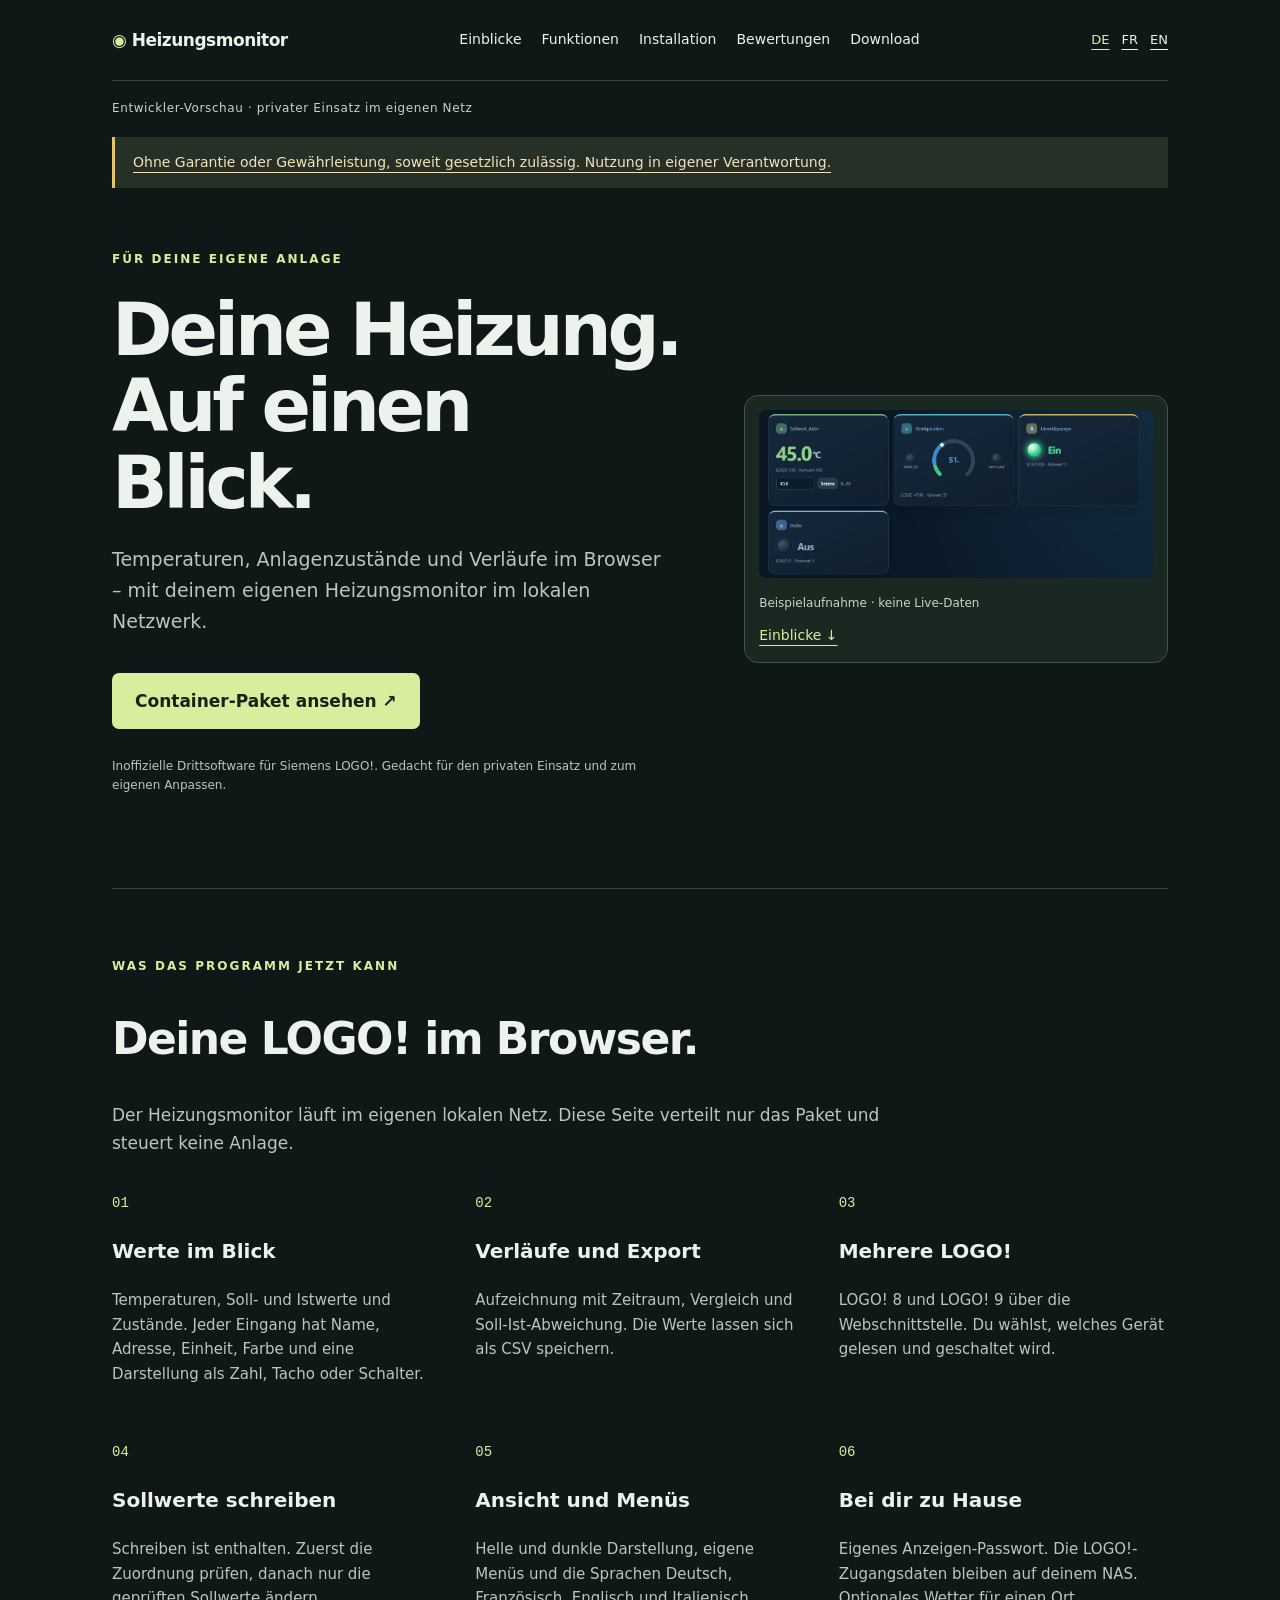
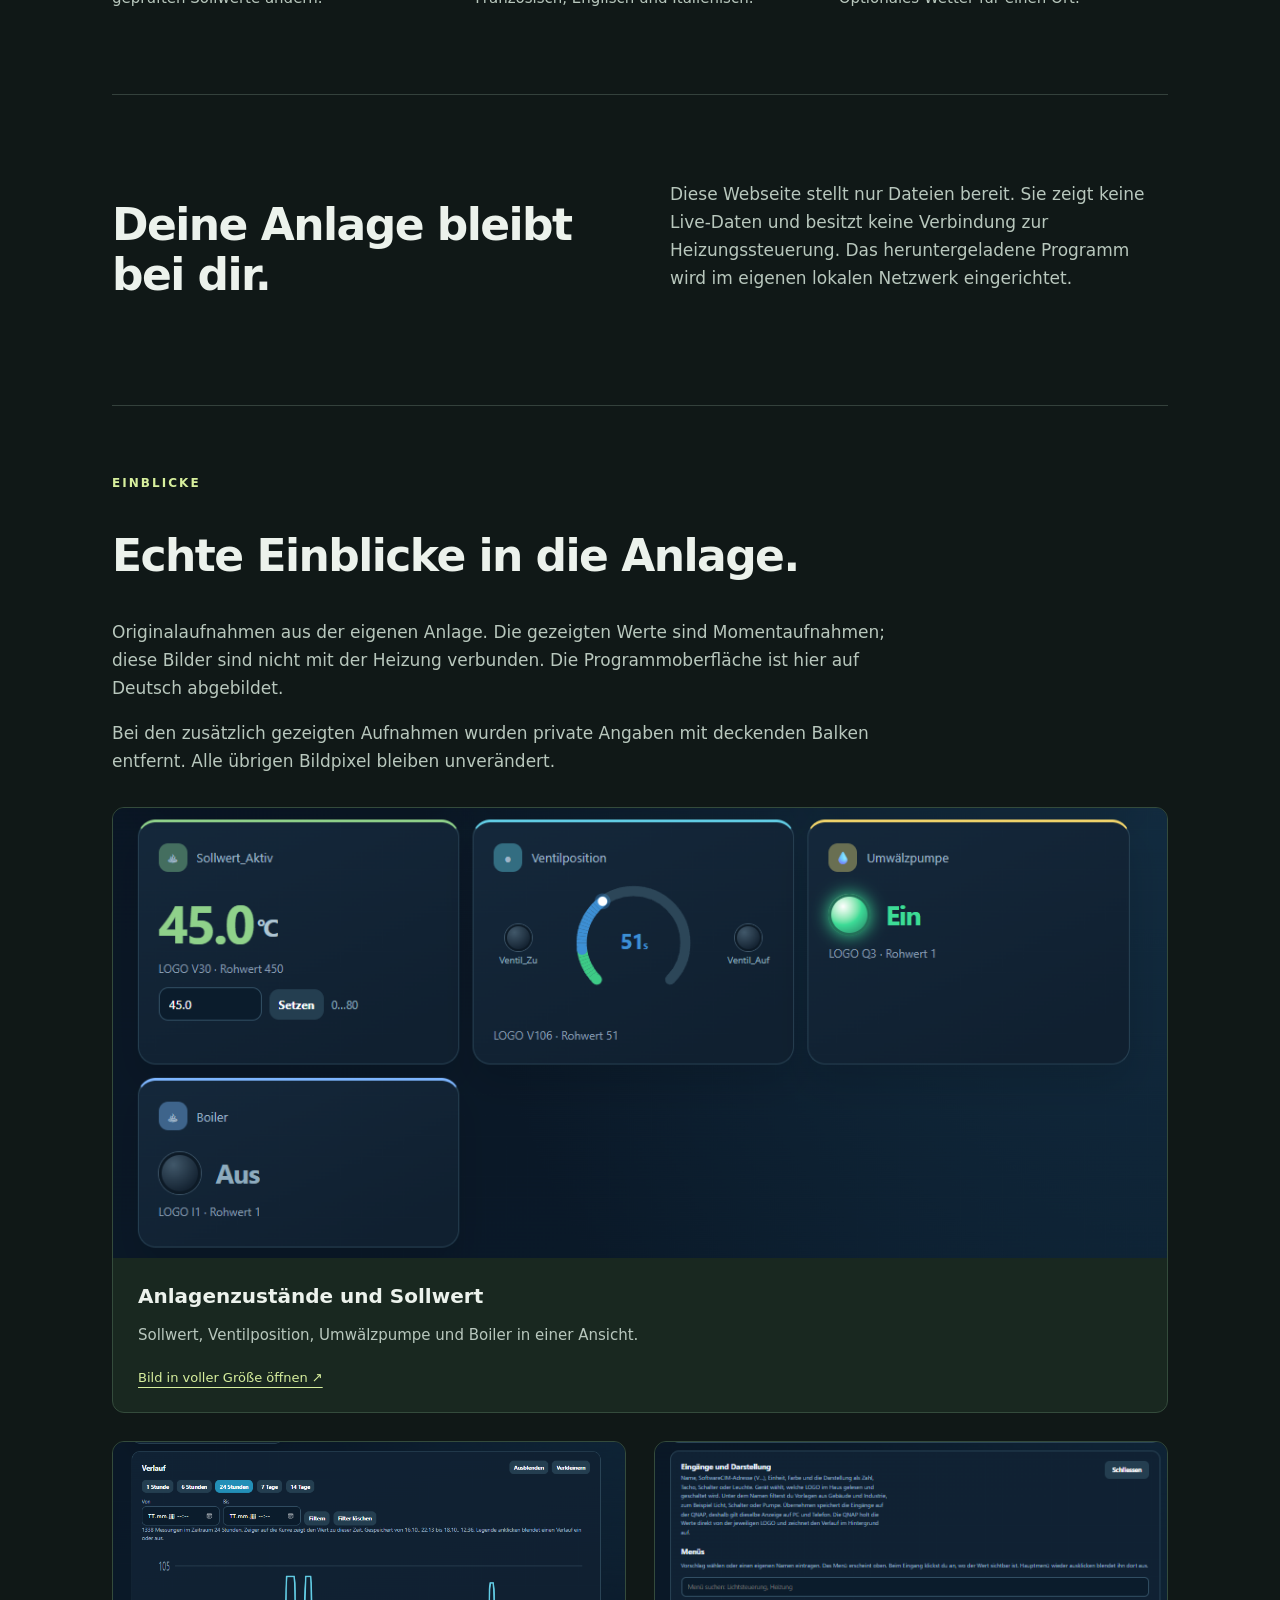
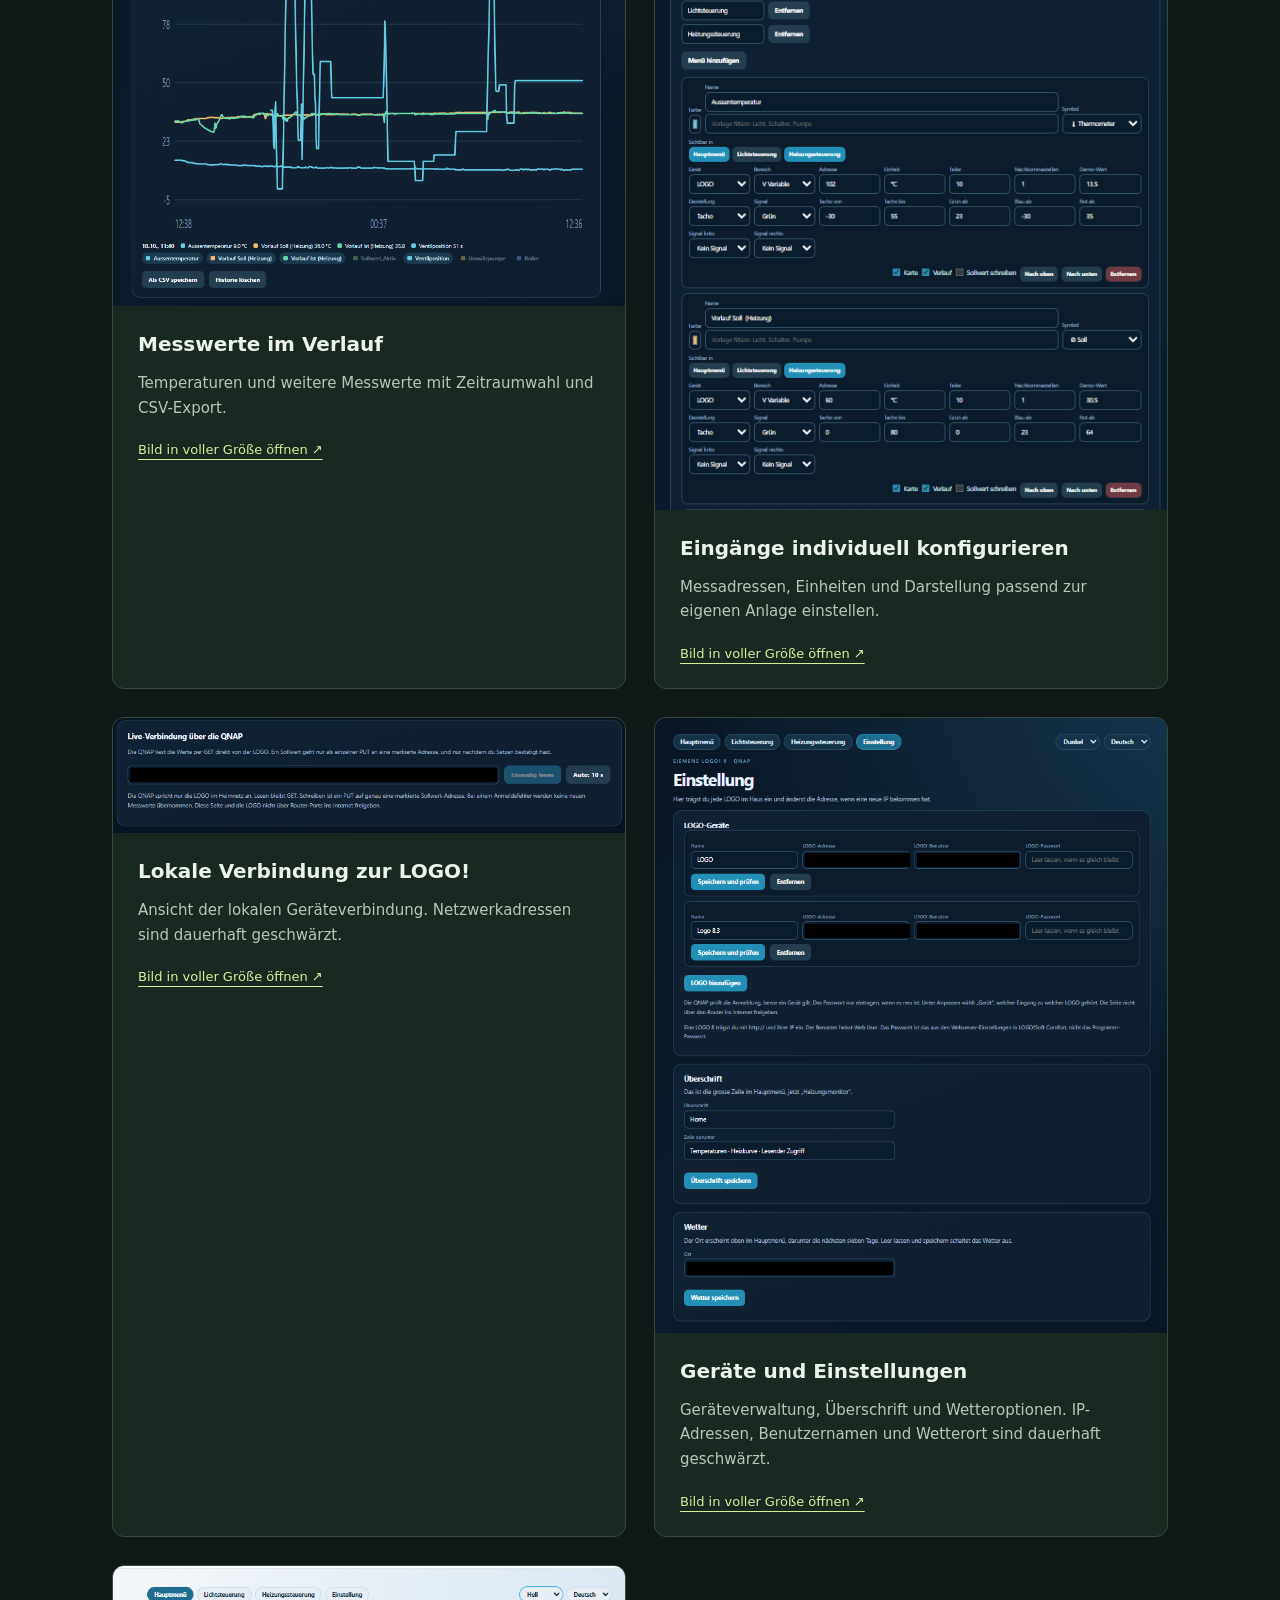
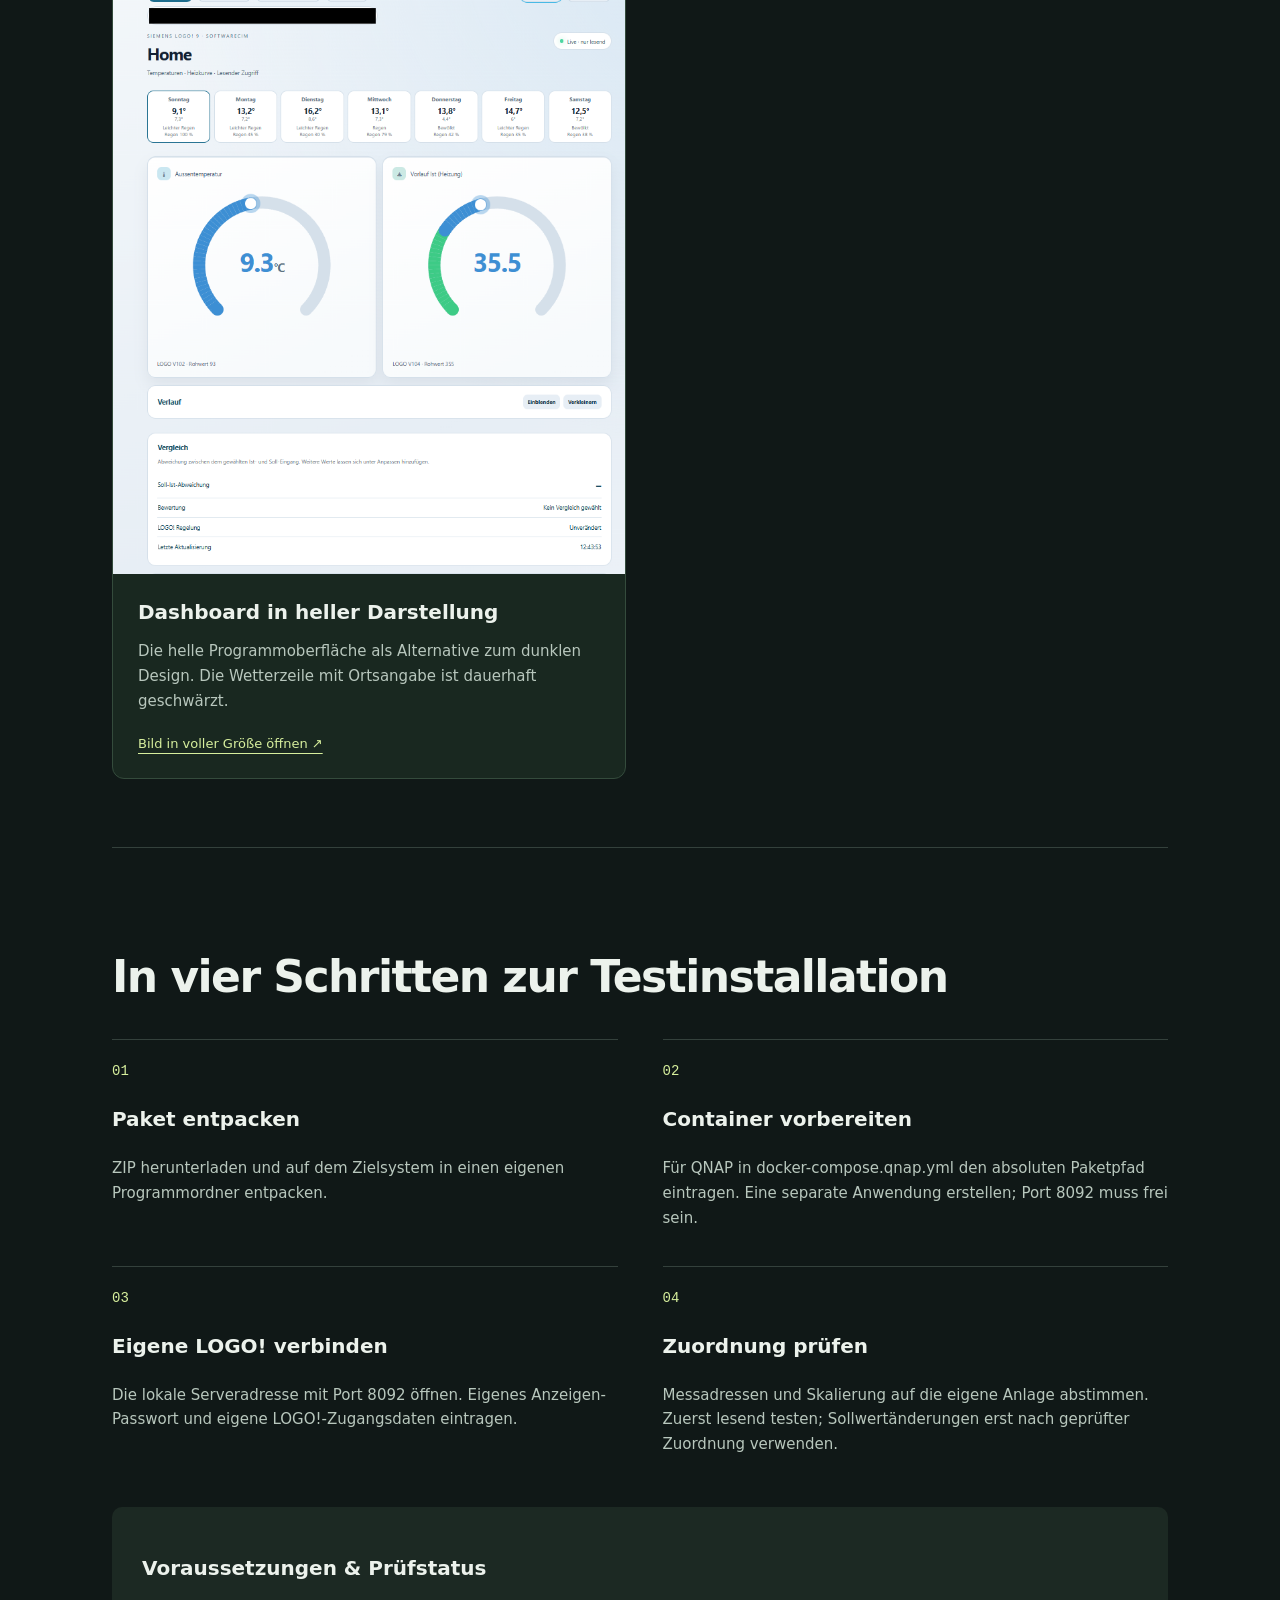
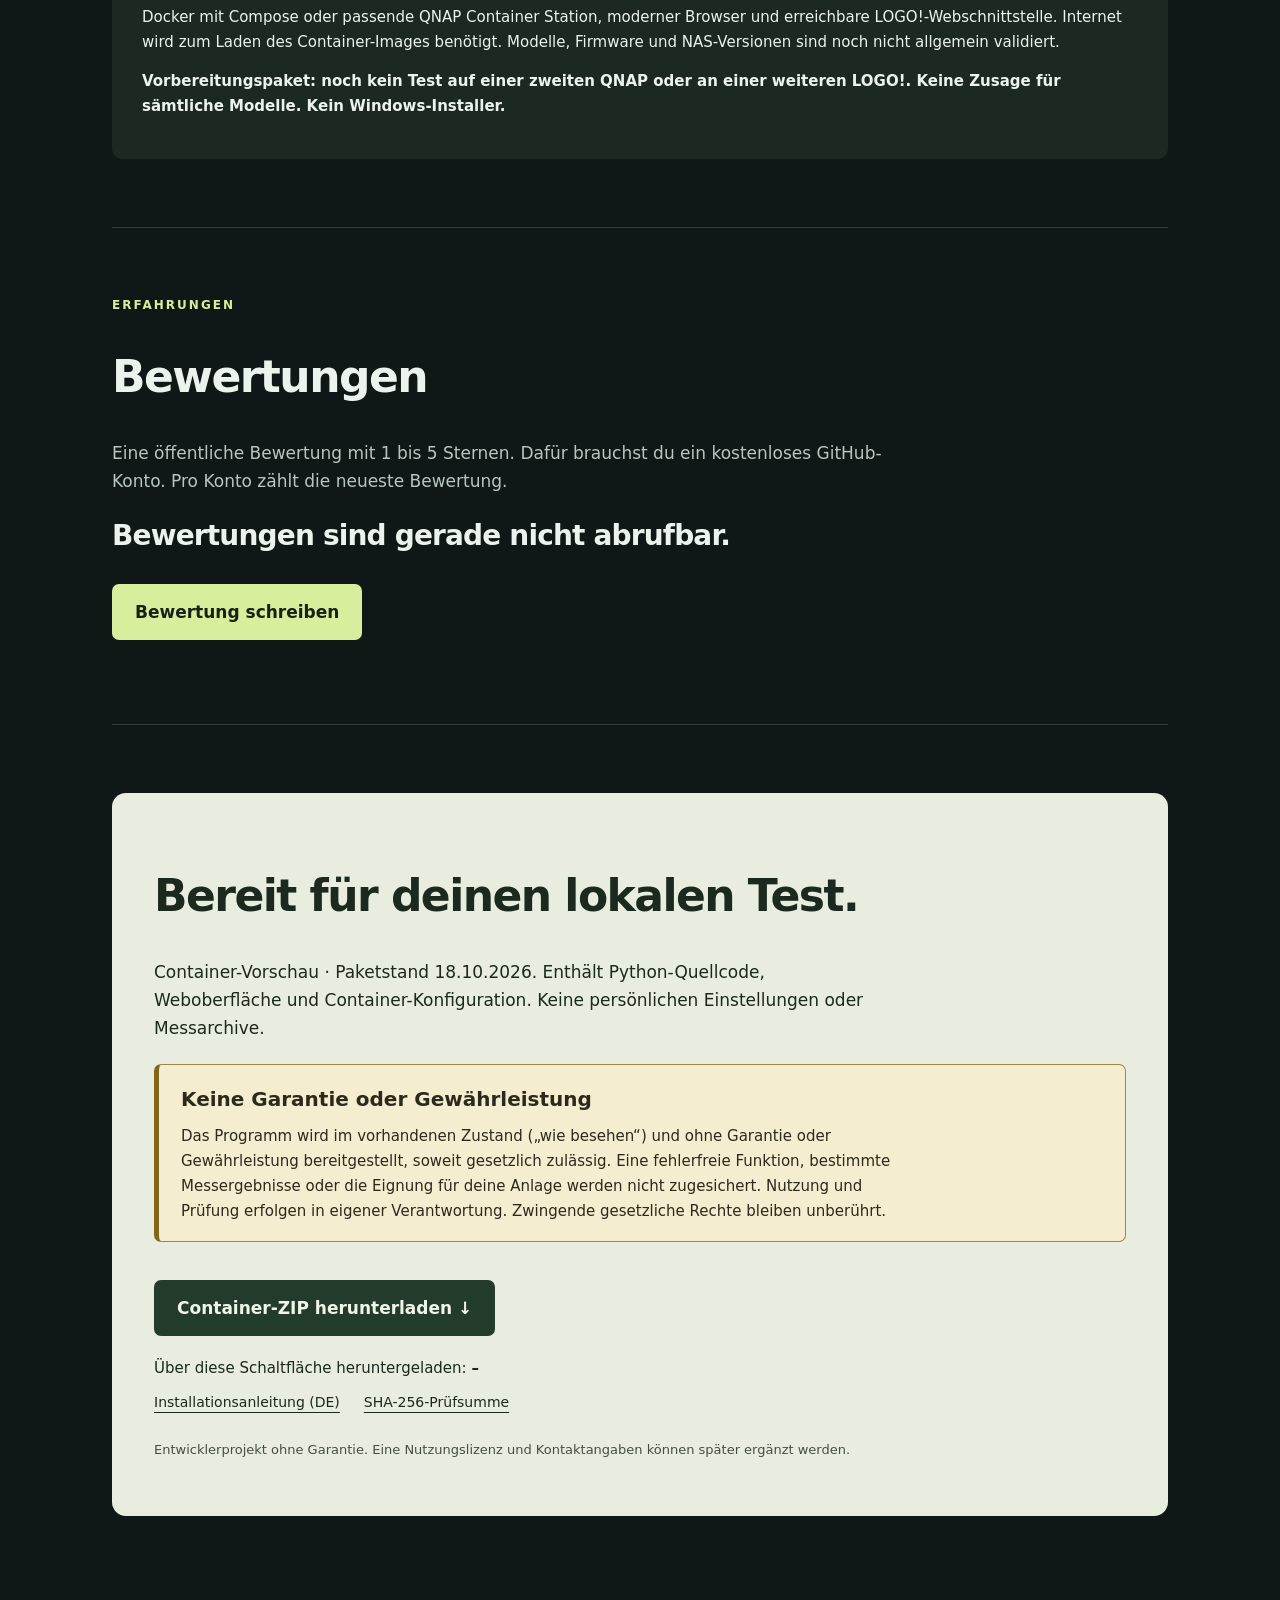
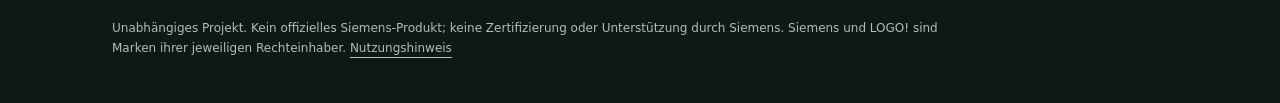
<file: index.html>
<!doctype html><html lang="de"><head><meta charset="utf-8"><meta name="viewport" content="width=device-width,initial-scale=1"><meta name="description" content="Temperaturen, Anlagenzustände und Verläufe im Browser – mit deinem eigenen Heizungsmonitor im lokalen Netzwerk."><title>Heizungsmonitor — Deutsch</title><link rel="stylesheet" href="style.css?v=ratings1"></head><body><div class="wrap"><header><a class="brand" href="index.html"><span>◉</span> Heizungsmonitor</a><nav><a href="#screenshots">Einblicke</a><a href="#features">Funktionen</a><a href="#installation">Installation</a><a href="#reviews">Bewertungen</a><a href="#download">Download</a></nav><div class="languages"><a href="index.html" lang="de" hreflang="de" aria-current="page">DE</a><a href="fr.html" lang="fr" hreflang="fr" >FR</a><a href="en.html" lang="en" hreflang="en" >EN</a></div></header><div class="draft">Entwickler-Vorschau · privater Einsatz im eigenen Netz</div><main><p class="usage-banner"><a href="#usage-notice">Ohne Garantie oder Gewährleistung, soweit gesetzlich zulässig. Nutzung in eigener Verantwortung.</a></p><section class="hero"><div><div class="tag">FÜR DEINE EIGENE ANLAGE</div><h1>Deine Heizung.<br>Auf einen Blick.</h1><p class="lead">Temperaturen, Anlagenzustände und Verläufe im Browser – mit deinem eigenen Heizungsmonitor im lokalen Netzwerk.</p><a class="button" href="#download">Container-Paket ansehen ↗</a><p class="note">Inoffizielle Drittsoftware für Siemens LOGO!. Gedacht für den privaten Einsatz und zum eigenen Anpassen.</p></div><aside class="photo-preview"><a href="#screenshots"><img src="images/anlagenzustand.png" width="1105" height="472" alt="Anlagenzustände und Sollwert"></a><p>Beispielaufnahme · keine Live-Daten</p><a href="#screenshots">Einblicke ↓</a></aside></section><section class="section" id="features"><div class="tag">WAS DAS PROGRAMM JETZT KANN</div><h2>Deine LOGO! im Browser.</h2><p class="gallery-intro">Der Heizungsmonitor läuft im eigenen lokalen Netz. Diese Seite verteilt nur das Paket und steuert keine Anlage.</p><div class="features"><article><span class="number">01</span><h3>Werte im Blick</h3><p>Temperaturen, Soll- und Istwerte und Zustände. Jeder Eingang hat Name, Adresse, Einheit, Farbe und eine Darstellung als Zahl, Tacho oder Schalter.</p></article><article><span class="number">02</span><h3>Verläufe und Export</h3><p>Aufzeichnung mit Zeitraum, Vergleich und Soll-Ist-Abweichung. Die Werte lassen sich als CSV speichern.</p></article><article><span class="number">03</span><h3>Mehrere LOGO!</h3><p>LOGO! 8 und LOGO! 9 über die Webschnittstelle. Du wählst, welches Gerät gelesen und geschaltet wird.</p></article><article><span class="number">04</span><h3>Sollwerte schreiben</h3><p>Schreiben ist enthalten. Zuerst die Zuordnung prüfen, danach nur die geprüften Sollwerte ändern.</p></article><article><span class="number">05</span><h3>Ansicht und Menüs</h3><p>Helle und dunkle Darstellung, eigene Menüs und die Sprachen Deutsch, Französisch, Englisch und Italienisch.</p></article><article><span class="number">06</span><h3>Bei dir zu Hause</h3><p>Eigenes Anzeigen-Passwort. Die LOGO!-Zugangsdaten bleiben auf deinem NAS. Optionales Wetter für einen Ort.</p></article></div></section><section class="section split"><h2>Deine Anlage bleibt bei dir.</h2><p>Diese Webseite stellt nur Dateien bereit. Sie zeigt keine Live-Daten und besitzt keine Verbindung zur Heizungssteuerung. Das heruntergeladene Programm wird im eigenen lokalen Netzwerk eingerichtet.</p></section><section class="section" id="screenshots"><div class="tag">EINBLICKE</div><h2>Echte Einblicke in die Anlage.</h2><p class="gallery-intro">Originalaufnahmen aus der eigenen Anlage. Die gezeigten Werte sind Momentaufnahmen; diese Bilder sind nicht mit der Heizung verbunden. Die Programmoberfläche ist hier auf Deutsch abgebildet.</p><p class="gallery-intro">Bei den zusätzlich gezeigten Aufnahmen wurden private Angaben mit deckenden Balken entfernt. Alle übrigen Bildpixel bleiben unverändert.</p><div class="screenshot-grid"><figure><a class="screenshot-link" href="images/anlagenzustand.png" target="_blank" rel="noopener" aria-label="Bild in voller Größe öffnen: Anlagenzustände und Sollwert"><img src="images/anlagenzustand.png" alt="Anlagenzustände und Sollwert" loading="lazy"></a><figcaption><h3>Anlagenzustände und Sollwert</h3><p>Sollwert, Ventilposition, Umwälzpumpe und Boiler in einer Ansicht.</p><a href="images/anlagenzustand.png" target="_blank" rel="noopener">Bild in voller Größe öffnen ↗</a></figcaption></figure><figure><a class="screenshot-link" href="images/verlauf.png" target="_blank" rel="noopener" aria-label="Bild in voller Größe öffnen: Messwerte im Verlauf"><img src="images/verlauf.png" alt="Messwerte im Verlauf" loading="lazy"></a><figcaption><h3>Messwerte im Verlauf</h3><p>Temperaturen und weitere Messwerte mit Zeitraumwahl und CSV-Export.</p><a href="images/verlauf.png" target="_blank" rel="noopener">Bild in voller Größe öffnen ↗</a></figcaption></figure><figure><a class="screenshot-link" href="images/konfiguration.png" target="_blank" rel="noopener" aria-label="Bild in voller Größe öffnen: Eingänge individuell konfigurieren"><img src="images/konfiguration.png" alt="Eingänge individuell konfigurieren" loading="lazy"></a><figcaption><h3>Eingänge individuell konfigurieren</h3><p>Messadressen, Einheiten und Darstellung passend zur eigenen Anlage einstellen.</p><a href="images/konfiguration.png" target="_blank" rel="noopener">Bild in voller Größe öffnen ↗</a></figcaption></figure><figure><a class="screenshot-link" href="images/verbindung-geschwaerzt.png" target="_blank" rel="noopener" aria-label="Bild in voller Größe öffnen: Lokale Verbindung zur LOGO!"><img src="images/verbindung-geschwaerzt.png" alt="Lokale Verbindung zur LOGO!" loading="lazy"></a><figcaption><h3>Lokale Verbindung zur LOGO!</h3><p>Ansicht der lokalen Geräteverbindung. Netzwerkadressen sind dauerhaft geschwärzt.</p><a href="images/verbindung-geschwaerzt.png" target="_blank" rel="noopener">Bild in voller Größe öffnen ↗</a></figcaption></figure><figure><a class="screenshot-link" href="images/einstellungen-geschwaerzt.png" target="_blank" rel="noopener" aria-label="Bild in voller Größe öffnen: Geräte und Einstellungen"><img src="images/einstellungen-geschwaerzt.png" alt="Geräte und Einstellungen" loading="lazy"></a><figcaption><h3>Geräte und Einstellungen</h3><p>Geräteverwaltung, Überschrift und Wetteroptionen. IP-Adressen, Benutzernamen und Wetterort sind dauerhaft geschwärzt.</p><a href="images/einstellungen-geschwaerzt.png" target="_blank" rel="noopener">Bild in voller Größe öffnen ↗</a></figcaption></figure><figure><a class="screenshot-link" href="images/helle-ansicht-geschwaerzt.png" target="_blank" rel="noopener" aria-label="Bild in voller Größe öffnen: Dashboard in heller Darstellung"><img src="images/helle-ansicht-geschwaerzt.png" alt="Dashboard in heller Darstellung" loading="lazy"></a><figcaption><h3>Dashboard in heller Darstellung</h3><p>Die helle Programmoberfläche als Alternative zum dunklen Design. Die Wetterzeile mit Ortsangabe ist dauerhaft geschwärzt.</p><a href="images/helle-ansicht-geschwaerzt.png" target="_blank" rel="noopener">Bild in voller Größe öffnen ↗</a></figcaption></figure></div></section><section class="section" id="installation"><h2>In vier Schritten zur Testinstallation</h2><ol class="steps"><li><h3>Paket entpacken</h3><p>ZIP herunterladen und auf dem Zielsystem in einen eigenen Programmordner entpacken.</p></li><li><h3>Container vorbereiten</h3><p>Für QNAP in docker-compose.qnap.yml den absoluten Paketpfad eintragen. Eine separate Anwendung erstellen; Port 8092 muss frei sein.</p></li><li><h3>Eigene LOGO! verbinden</h3><p>Die lokale Serveradresse mit Port 8092 öffnen. Eigenes Anzeigen-Passwort und eigene LOGO!-Zugangsdaten eintragen.</p></li><li><h3>Zuordnung prüfen</h3><p>Messadressen und Skalierung auf die eigene Anlage abstimmen. Zuerst lesend testen; Sollwertänderungen erst nach geprüfter Zuordnung verwenden.</p></li></ol><aside class="requirements"><h3>Voraussetzungen & Prüfstatus</h3><p>Docker mit Compose oder passende QNAP Container Station, moderner Browser und erreichbare LOGO!-Webschnittstelle. Internet wird zum Laden des Container-Images benötigt. Modelle, Firmware und NAS-Versionen sind noch nicht allgemein validiert.</p><p><strong>Vorbereitungspaket: noch kein Test auf einer zweiten QNAP oder an einer weiteren LOGO!. Keine Zusage für sämtliche Modelle. Kein Windows-Installer.</strong></p></aside></section><section class="section" id="reviews" data-empty="Noch keine Bewertungen." data-error="Bewertungen sind gerade nicht abrufbar." data-stars=" / 5" data-decimal="," data-one="Bewertung" data-many="Bewertungen" data-open="Auf GitHub öffnen"><div class="tag">ERFAHRUNGEN</div><h2>Bewertungen</h2><p class="gallery-intro">Eine öffentliche Bewertung mit 1 bis 5 Sternen. Dafür brauchst du ein kostenloses GitHub-Konto. Pro Konto zählt die neueste Bewertung.</p><p class="review-summary"><strong data-average>…</strong><span data-review-count></span></p><div class="reviews" data-review-list></div><a class="button" href="https://github.com/celo39/heizungsmonitor/issues/new?template=bewertung.yml">Bewertung schreiben</a></section><section class="section" id="download"><div class="download"><h2>Bereit für deinen lokalen Test.</h2><p>Container-Vorschau · Paketstand 18.10.2026. Enthält Python-Quellcode, Weboberfläche und Container-Konfiguration. Keine persönlichen Einstellungen oder Messarchive.</p><aside class="usage-notice" id="usage-notice"><h3>Keine Garantie oder Gewährleistung</h3><p>Das Programm wird im vorhandenen Zustand („wie besehen“) und ohne Garantie oder Gewährleistung bereitgestellt, soweit gesetzlich zulässig. Eine fehlerfreie Funktion, bestimmte Messergebnisse oder die Eignung für deine Anlage werden nicht zugesichert. Nutzung und Prüfung erfolgen in eigener Verantwortung. Zwingende gesetzliche Rechte bleiben unberührt.</p></aside><a class="button" href="https://github.com/celo39/heizungsmonitor/releases/download/v2026-10-18/heizungsmonitor-container-vorschau-2026-10-18.zip">Container-ZIP herunterladen ↓</a><p class="download-count">Über diese Schaltfläche heruntergeladen: <strong data-downloads>…</strong></p><div class="links"><a href="downloads/ANLEITUNG-DE.txt">Installationsanleitung (DE)</a><a href="downloads/SHA256SUMS.txt">SHA-256-Prüfsumme</a></div><p class="fine">Entwicklerprojekt ohne Garantie. Eine Nutzungslizenz und Kontaktangaben können später ergänzt werden.</p></div></section></main><footer>Unabhängiges Projekt. Kein offizielles Siemens-Produkt; keine Zertifizierung oder Unterstützung durch Siemens. Siemens und LOGO! sind Marken ihrer jeweiligen Rechteinhaber. <a href="#usage-notice">Nutzungshinweis</a></footer></div><script src="site.js?v=1"></script></body></html>
</file>
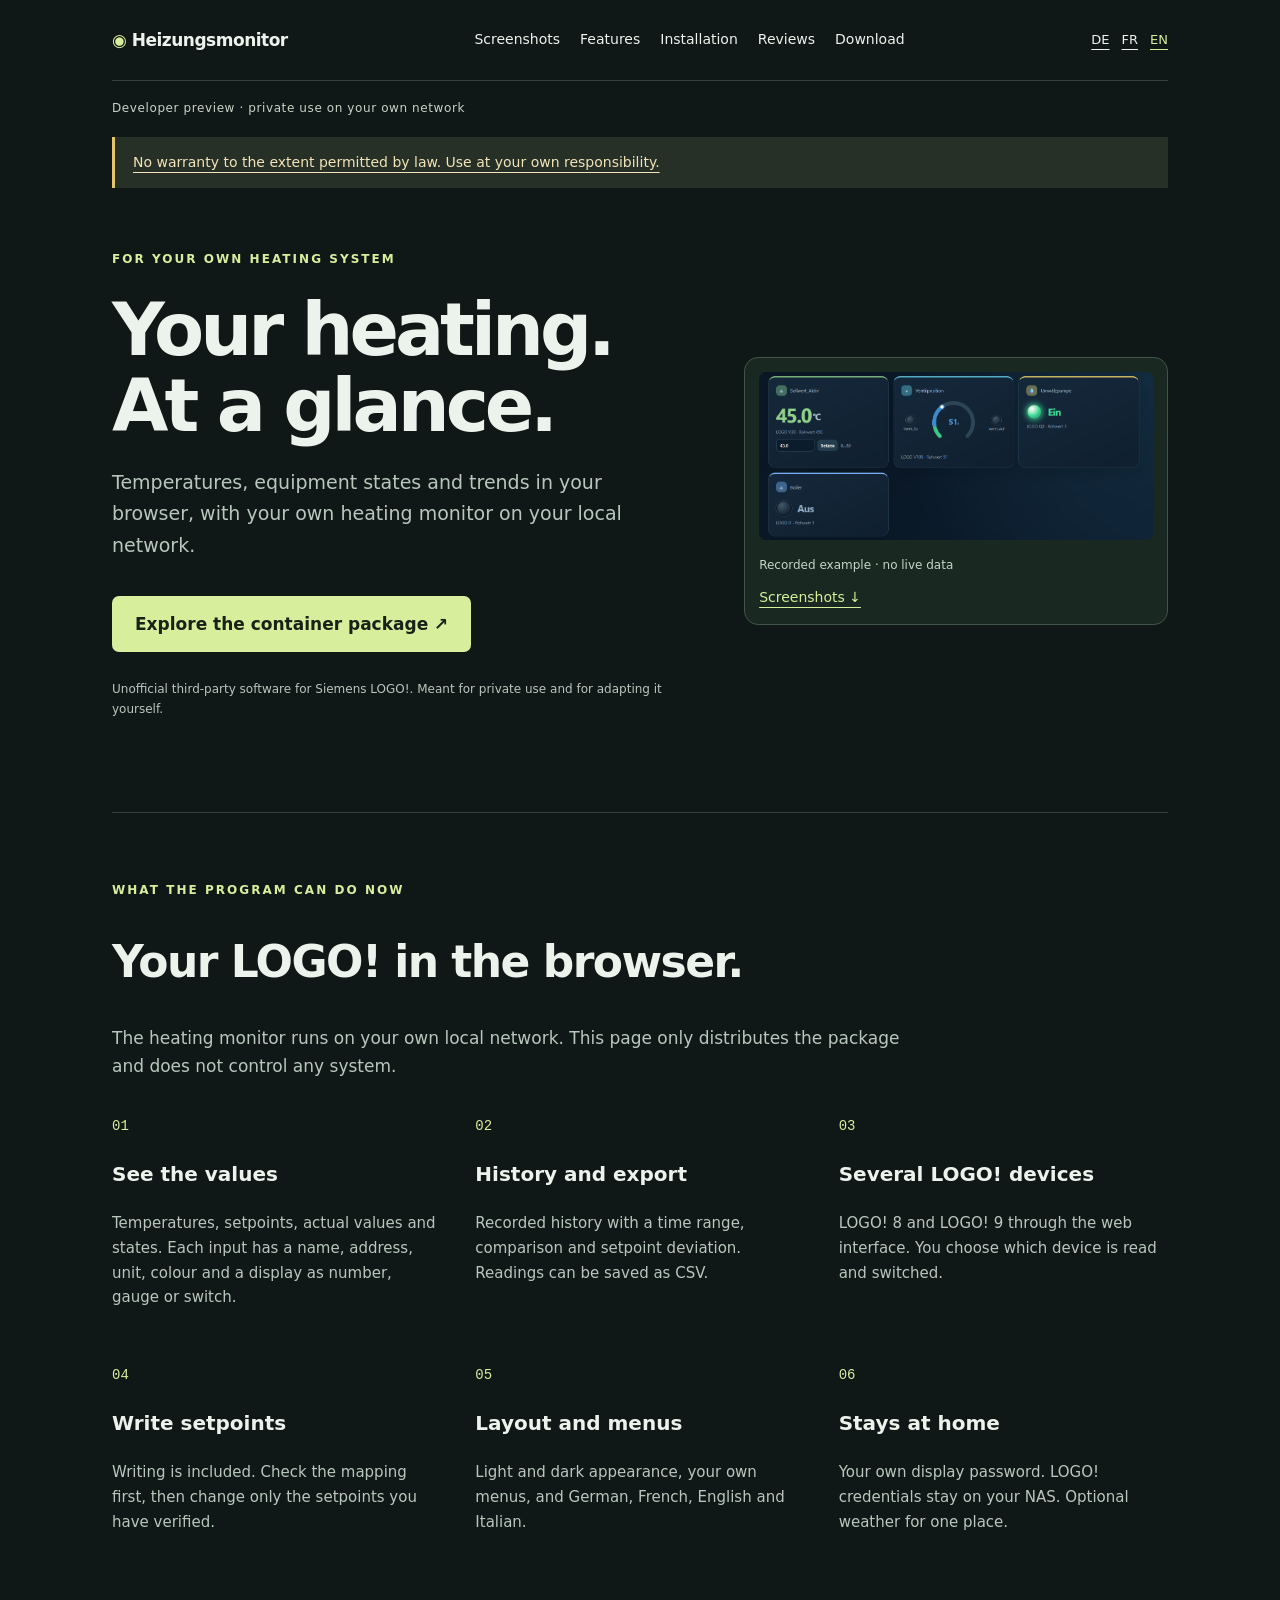
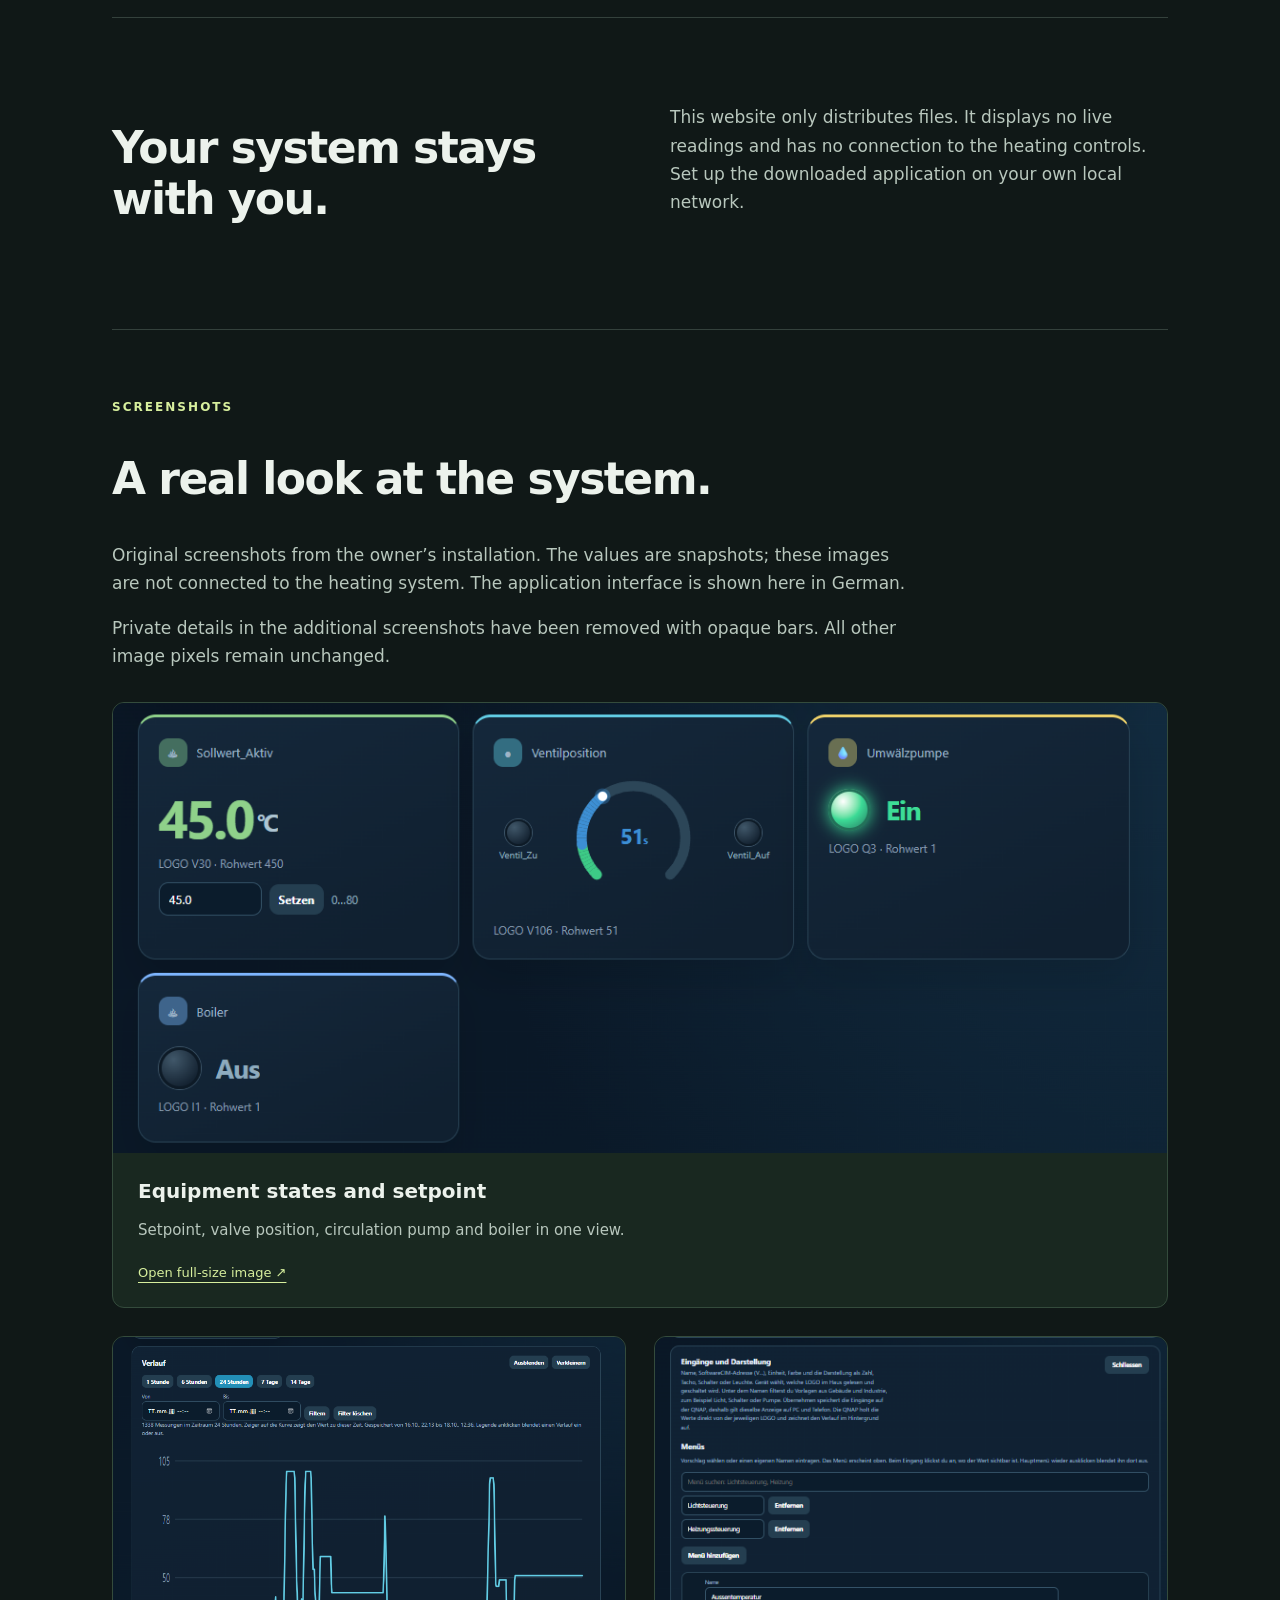
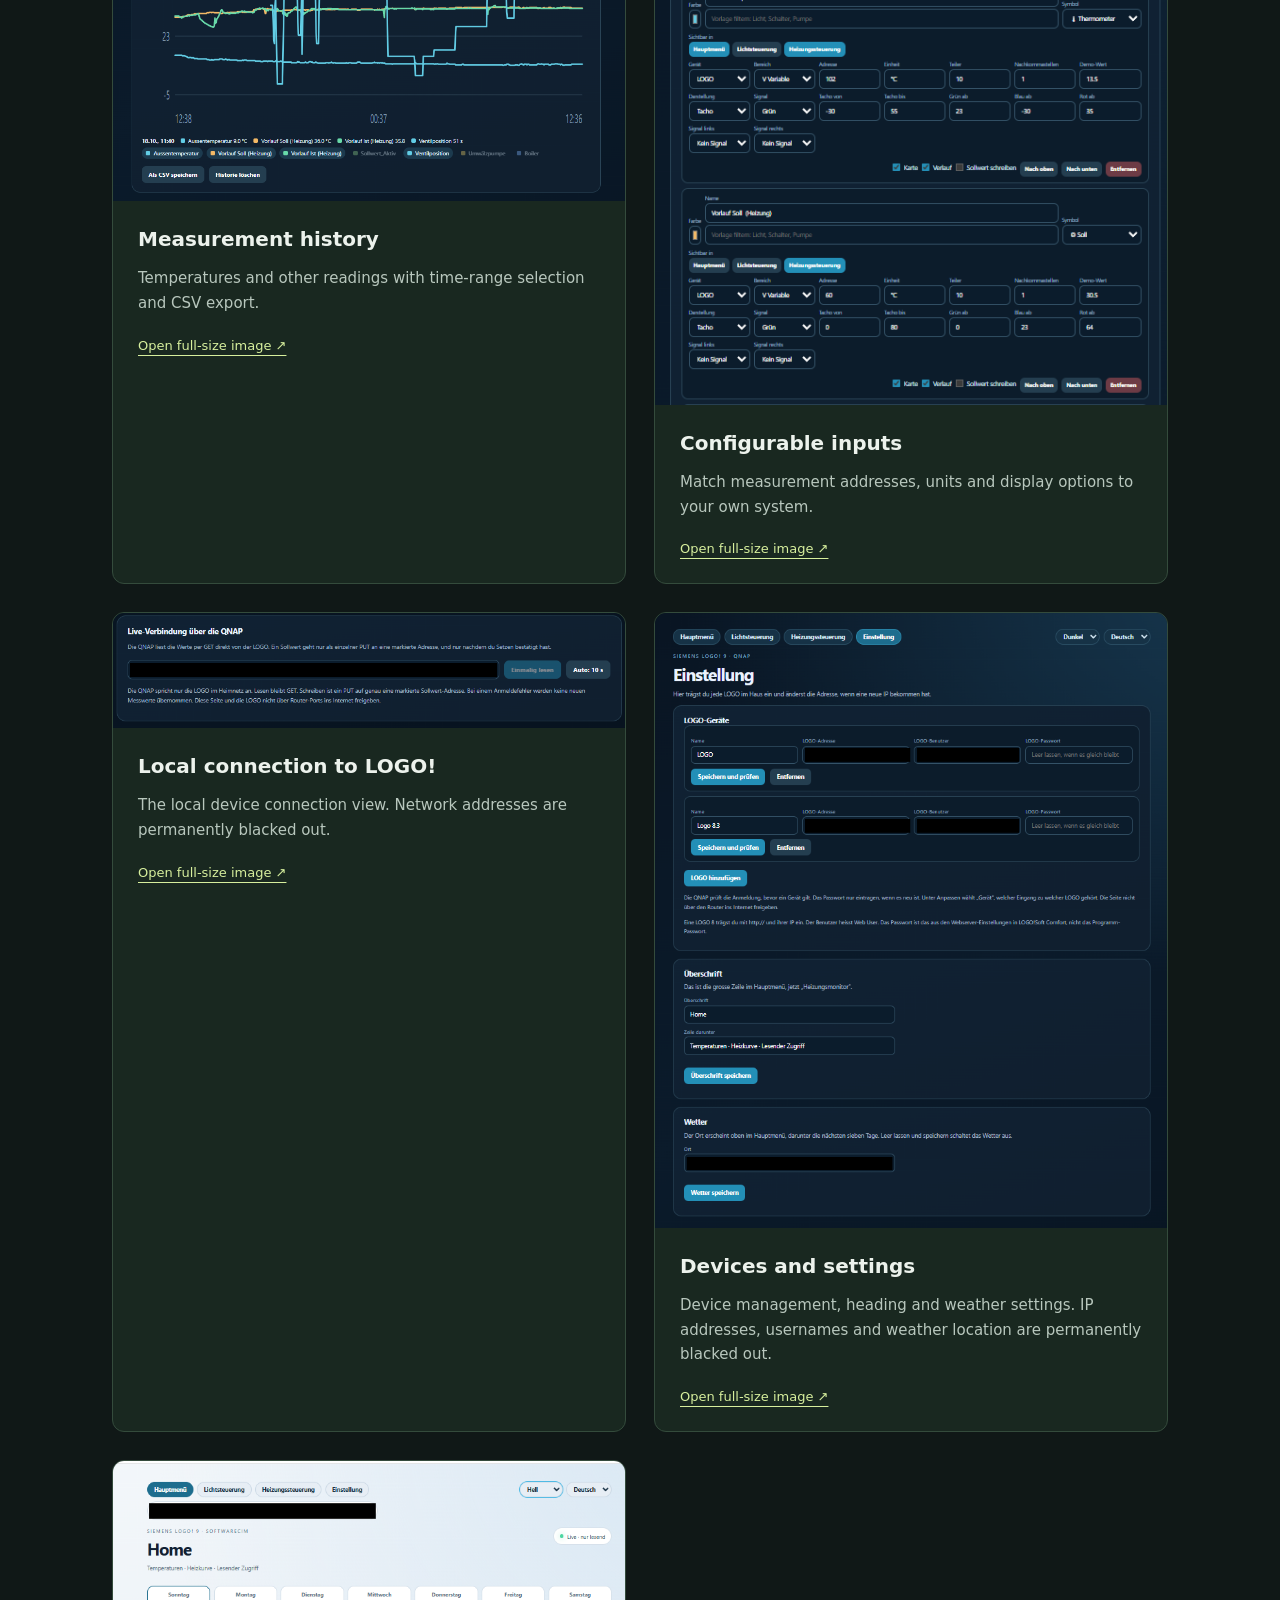
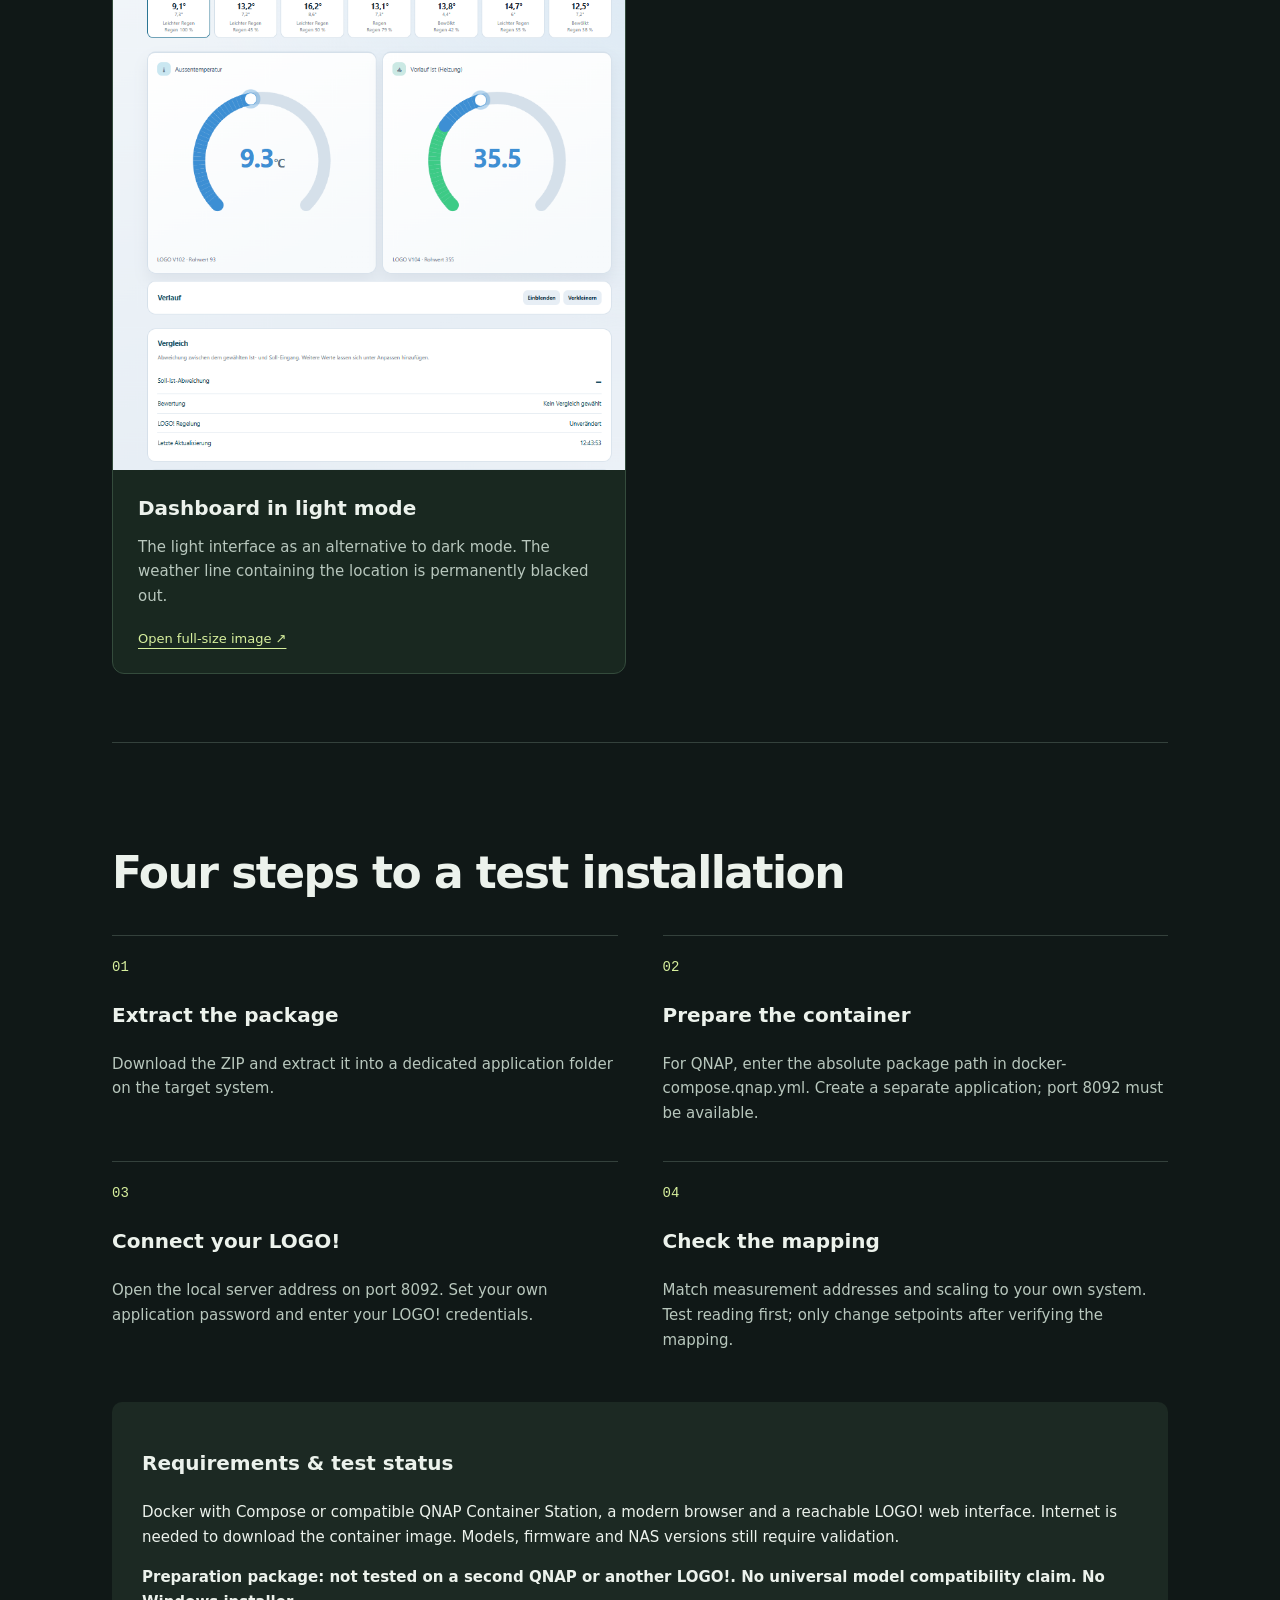
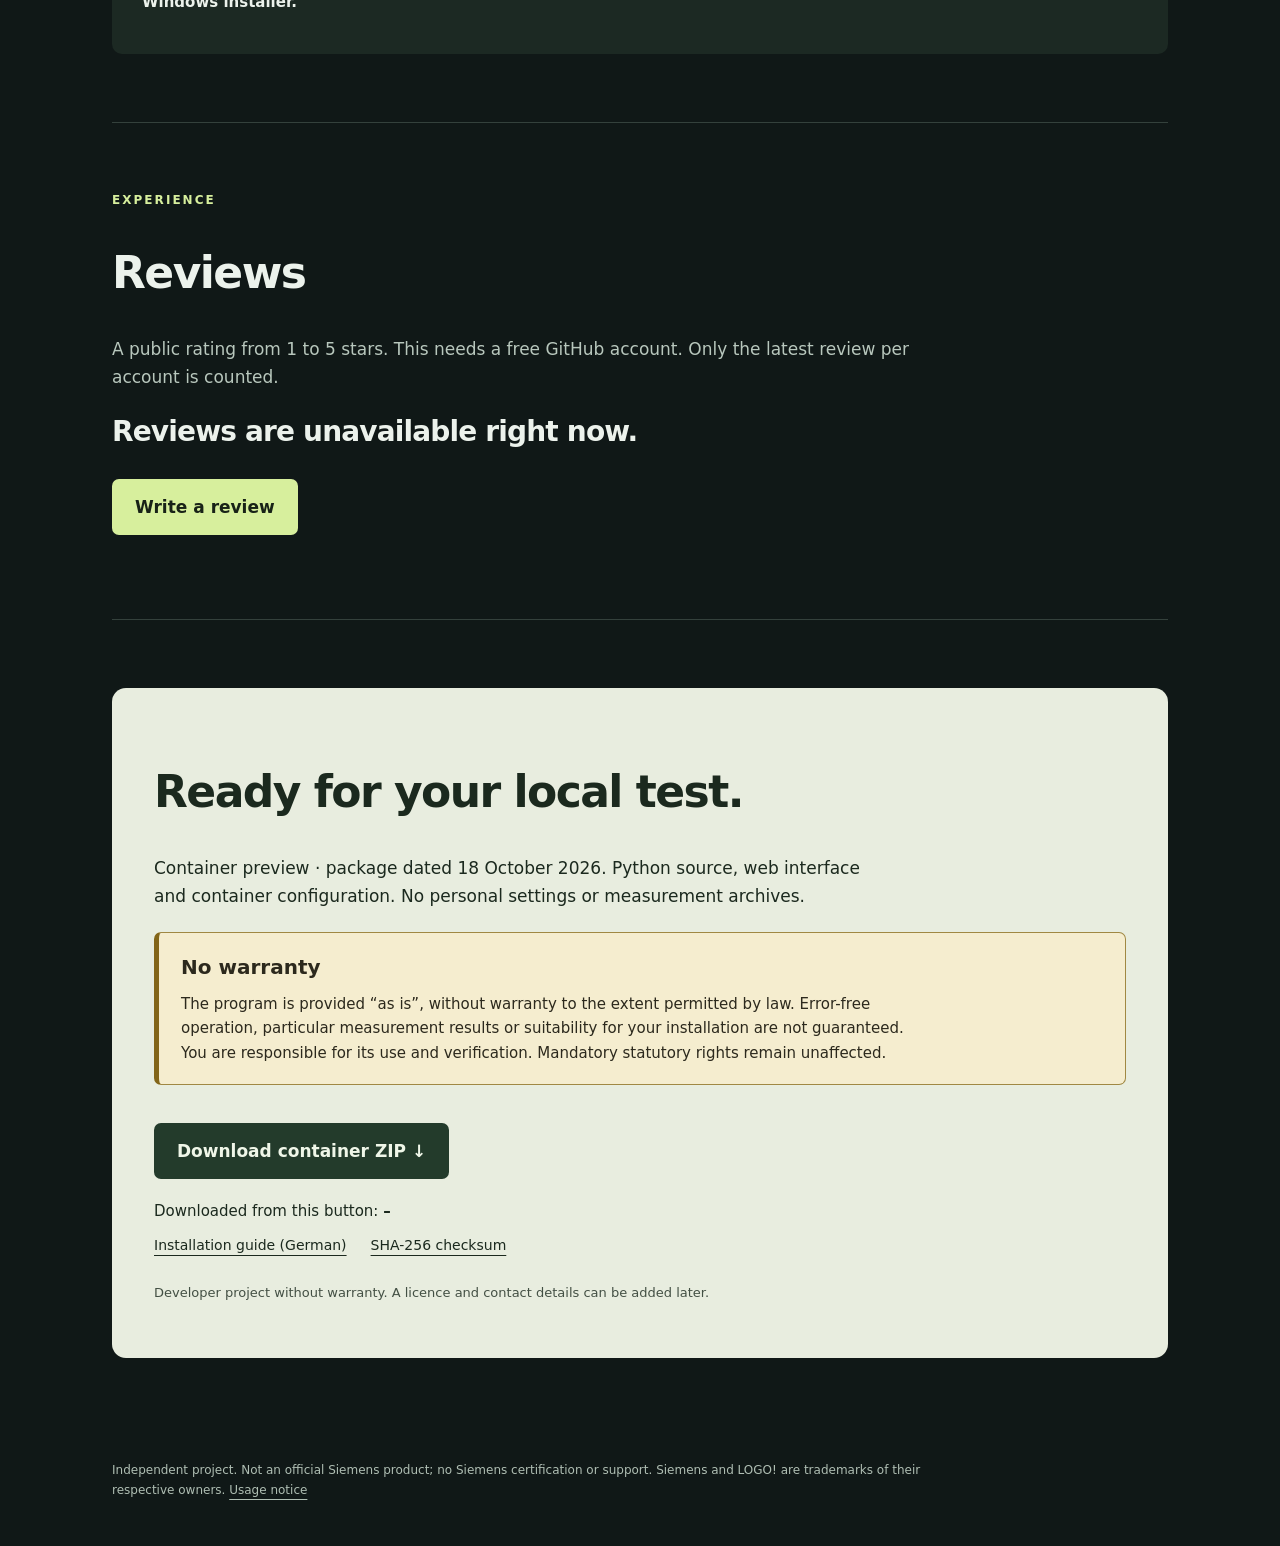
<file: en.html>
<!doctype html><html lang="en"><head><meta charset="utf-8"><meta name="viewport" content="width=device-width,initial-scale=1"><meta name="description" content="Temperatures, equipment states and trends in your browser, with your own heating monitor on your local network."><title>Heizungsmonitor — English</title><link rel="stylesheet" href="style.css?v=ratings1"></head><body><div class="wrap"><header><a class="brand" href="en.html"><span>◉</span> Heizungsmonitor</a><nav><a href="#screenshots">Screenshots</a><a href="#features">Features</a><a href="#installation">Installation</a><a href="#reviews">Reviews</a><a href="#download">Download</a></nav><div class="languages"><a href="index.html" lang="de" hreflang="de" >DE</a><a href="fr.html" lang="fr" hreflang="fr" >FR</a><a href="en.html" lang="en" hreflang="en" aria-current="page">EN</a></div></header><div class="draft">Developer preview · private use on your own network</div><main><p class="usage-banner"><a href="#usage-notice">No warranty to the extent permitted by law. Use at your own responsibility.</a></p><section class="hero"><div><div class="tag">FOR YOUR OWN HEATING SYSTEM</div><h1>Your heating.<br>At a glance.</h1><p class="lead">Temperatures, equipment states and trends in your browser, with your own heating monitor on your local network.</p><a class="button" href="#download">Explore the container package ↗</a><p class="note">Unofficial third-party software for Siemens LOGO!. Meant for private use and for adapting it yourself.</p></div><aside class="photo-preview"><a href="#screenshots"><img src="images/anlagenzustand.png" width="1105" height="472" alt="Equipment states and setpoint"></a><p>Recorded example · no live data</p><a href="#screenshots">Screenshots ↓</a></aside></section><section class="section" id="features"><div class="tag">WHAT THE PROGRAM CAN DO NOW</div><h2>Your LOGO! in the browser.</h2><p class="gallery-intro">The heating monitor runs on your own local network. This page only distributes the package and does not control any system.</p><div class="features"><article><span class="number">01</span><h3>See the values</h3><p>Temperatures, setpoints, actual values and states. Each input has a name, address, unit, colour and a display as number, gauge or switch.</p></article><article><span class="number">02</span><h3>History and export</h3><p>Recorded history with a time range, comparison and setpoint deviation. Readings can be saved as CSV.</p></article><article><span class="number">03</span><h3>Several LOGO! devices</h3><p>LOGO! 8 and LOGO! 9 through the web interface. You choose which device is read and switched.</p></article><article><span class="number">04</span><h3>Write setpoints</h3><p>Writing is included. Check the mapping first, then change only the setpoints you have verified.</p></article><article><span class="number">05</span><h3>Layout and menus</h3><p>Light and dark appearance, your own menus, and German, French, English and Italian.</p></article><article><span class="number">06</span><h3>Stays at home</h3><p>Your own display password. LOGO! credentials stay on your NAS. Optional weather for one place.</p></article></div></section><section class="section split"><h2>Your system stays with you.</h2><p>This website only distributes files. It displays no live readings and has no connection to the heating controls. Set up the downloaded application on your own local network.</p></section><section class="section" id="screenshots"><div class="tag">SCREENSHOTS</div><h2>A real look at the system.</h2><p class="gallery-intro">Original screenshots from the owner’s installation. The values are snapshots; these images are not connected to the heating system. The application interface is shown here in German.</p><p class="gallery-intro">Private details in the additional screenshots have been removed with opaque bars. All other image pixels remain unchanged.</p><div class="screenshot-grid"><figure><a class="screenshot-link" href="images/anlagenzustand.png" target="_blank" rel="noopener" aria-label="Open full-size image: Equipment states and setpoint"><img src="images/anlagenzustand.png" alt="Equipment states and setpoint" loading="lazy"></a><figcaption><h3>Equipment states and setpoint</h3><p>Setpoint, valve position, circulation pump and boiler in one view.</p><a href="images/anlagenzustand.png" target="_blank" rel="noopener">Open full-size image ↗</a></figcaption></figure><figure><a class="screenshot-link" href="images/verlauf.png" target="_blank" rel="noopener" aria-label="Open full-size image: Measurement history"><img src="images/verlauf.png" alt="Measurement history" loading="lazy"></a><figcaption><h3>Measurement history</h3><p>Temperatures and other readings with time-range selection and CSV export.</p><a href="images/verlauf.png" target="_blank" rel="noopener">Open full-size image ↗</a></figcaption></figure><figure><a class="screenshot-link" href="images/konfiguration.png" target="_blank" rel="noopener" aria-label="Open full-size image: Configurable inputs"><img src="images/konfiguration.png" alt="Configurable inputs" loading="lazy"></a><figcaption><h3>Configurable inputs</h3><p>Match measurement addresses, units and display options to your own system.</p><a href="images/konfiguration.png" target="_blank" rel="noopener">Open full-size image ↗</a></figcaption></figure><figure><a class="screenshot-link" href="images/verbindung-geschwaerzt.png" target="_blank" rel="noopener" aria-label="Open full-size image: Local connection to LOGO!"><img src="images/verbindung-geschwaerzt.png" alt="Local connection to LOGO!" loading="lazy"></a><figcaption><h3>Local connection to LOGO!</h3><p>The local device connection view. Network addresses are permanently blacked out.</p><a href="images/verbindung-geschwaerzt.png" target="_blank" rel="noopener">Open full-size image ↗</a></figcaption></figure><figure><a class="screenshot-link" href="images/einstellungen-geschwaerzt.png" target="_blank" rel="noopener" aria-label="Open full-size image: Devices and settings"><img src="images/einstellungen-geschwaerzt.png" alt="Devices and settings" loading="lazy"></a><figcaption><h3>Devices and settings</h3><p>Device management, heading and weather settings. IP addresses, usernames and weather location are permanently blacked out.</p><a href="images/einstellungen-geschwaerzt.png" target="_blank" rel="noopener">Open full-size image ↗</a></figcaption></figure><figure><a class="screenshot-link" href="images/helle-ansicht-geschwaerzt.png" target="_blank" rel="noopener" aria-label="Open full-size image: Dashboard in light mode"><img src="images/helle-ansicht-geschwaerzt.png" alt="Dashboard in light mode" loading="lazy"></a><figcaption><h3>Dashboard in light mode</h3><p>The light interface as an alternative to dark mode. The weather line containing the location is permanently blacked out.</p><a href="images/helle-ansicht-geschwaerzt.png" target="_blank" rel="noopener">Open full-size image ↗</a></figcaption></figure></div></section><section class="section" id="installation"><h2>Four steps to a test installation</h2><ol class="steps"><li><h3>Extract the package</h3><p>Download the ZIP and extract it into a dedicated application folder on the target system.</p></li><li><h3>Prepare the container</h3><p>For QNAP, enter the absolute package path in docker-compose.qnap.yml. Create a separate application; port 8092 must be available.</p></li><li><h3>Connect your LOGO!</h3><p>Open the local server address on port 8092. Set your own application password and enter your LOGO! credentials.</p></li><li><h3>Check the mapping</h3><p>Match measurement addresses and scaling to your own system. Test reading first; only change setpoints after verifying the mapping.</p></li></ol><aside class="requirements"><h3>Requirements & test status</h3><p>Docker with Compose or compatible QNAP Container Station, a modern browser and a reachable LOGO! web interface. Internet is needed to download the container image. Models, firmware and NAS versions still require validation.</p><p><strong>Preparation package: not tested on a second QNAP or another LOGO!. No universal model compatibility claim. No Windows installer.</strong></p></aside></section><section class="section" id="reviews" data-empty="No reviews yet." data-error="Reviews are unavailable right now." data-stars=" / 5" data-decimal="." data-one="review" data-many="reviews" data-open="Open on GitHub"><div class="tag">EXPERIENCE</div><h2>Reviews</h2><p class="gallery-intro">A public rating from 1 to 5 stars. This needs a free GitHub account. Only the latest review per account is counted.</p><p class="review-summary"><strong data-average>…</strong><span data-review-count></span></p><div class="reviews" data-review-list></div><a class="button" href="https://github.com/celo39/heizungsmonitor/issues/new?template=bewertung.yml">Write a review</a></section><section class="section" id="download"><div class="download"><h2>Ready for your local test.</h2><p>Container preview · package dated 18 October 2026. Python source, web interface and container configuration. No personal settings or measurement archives.</p><aside class="usage-notice" id="usage-notice"><h3>No warranty</h3><p>The program is provided “as is”, without warranty to the extent permitted by law. Error-free operation, particular measurement results or suitability for your installation are not guaranteed. You are responsible for its use and verification. Mandatory statutory rights remain unaffected.</p></aside><a class="button" href="https://github.com/celo39/heizungsmonitor/releases/download/v2026-10-18/heizungsmonitor-container-vorschau-2026-10-18.zip">Download container ZIP ↓</a><p class="download-count">Downloaded from this button: <strong data-downloads>…</strong></p><div class="links"><a href="downloads/ANLEITUNG-DE.txt">Installation guide (German)</a><a href="downloads/SHA256SUMS.txt">SHA-256 checksum</a></div><p class="fine">Developer project without warranty. A licence and contact details can be added later.</p></div></section></main><footer>Independent project. Not an official Siemens product; no Siemens certification or support. Siemens and LOGO! are trademarks of their respective owners. <a href="#usage-notice">Usage notice</a></footer></div><script src="site.js?v=1"></script></body></html>
</file>
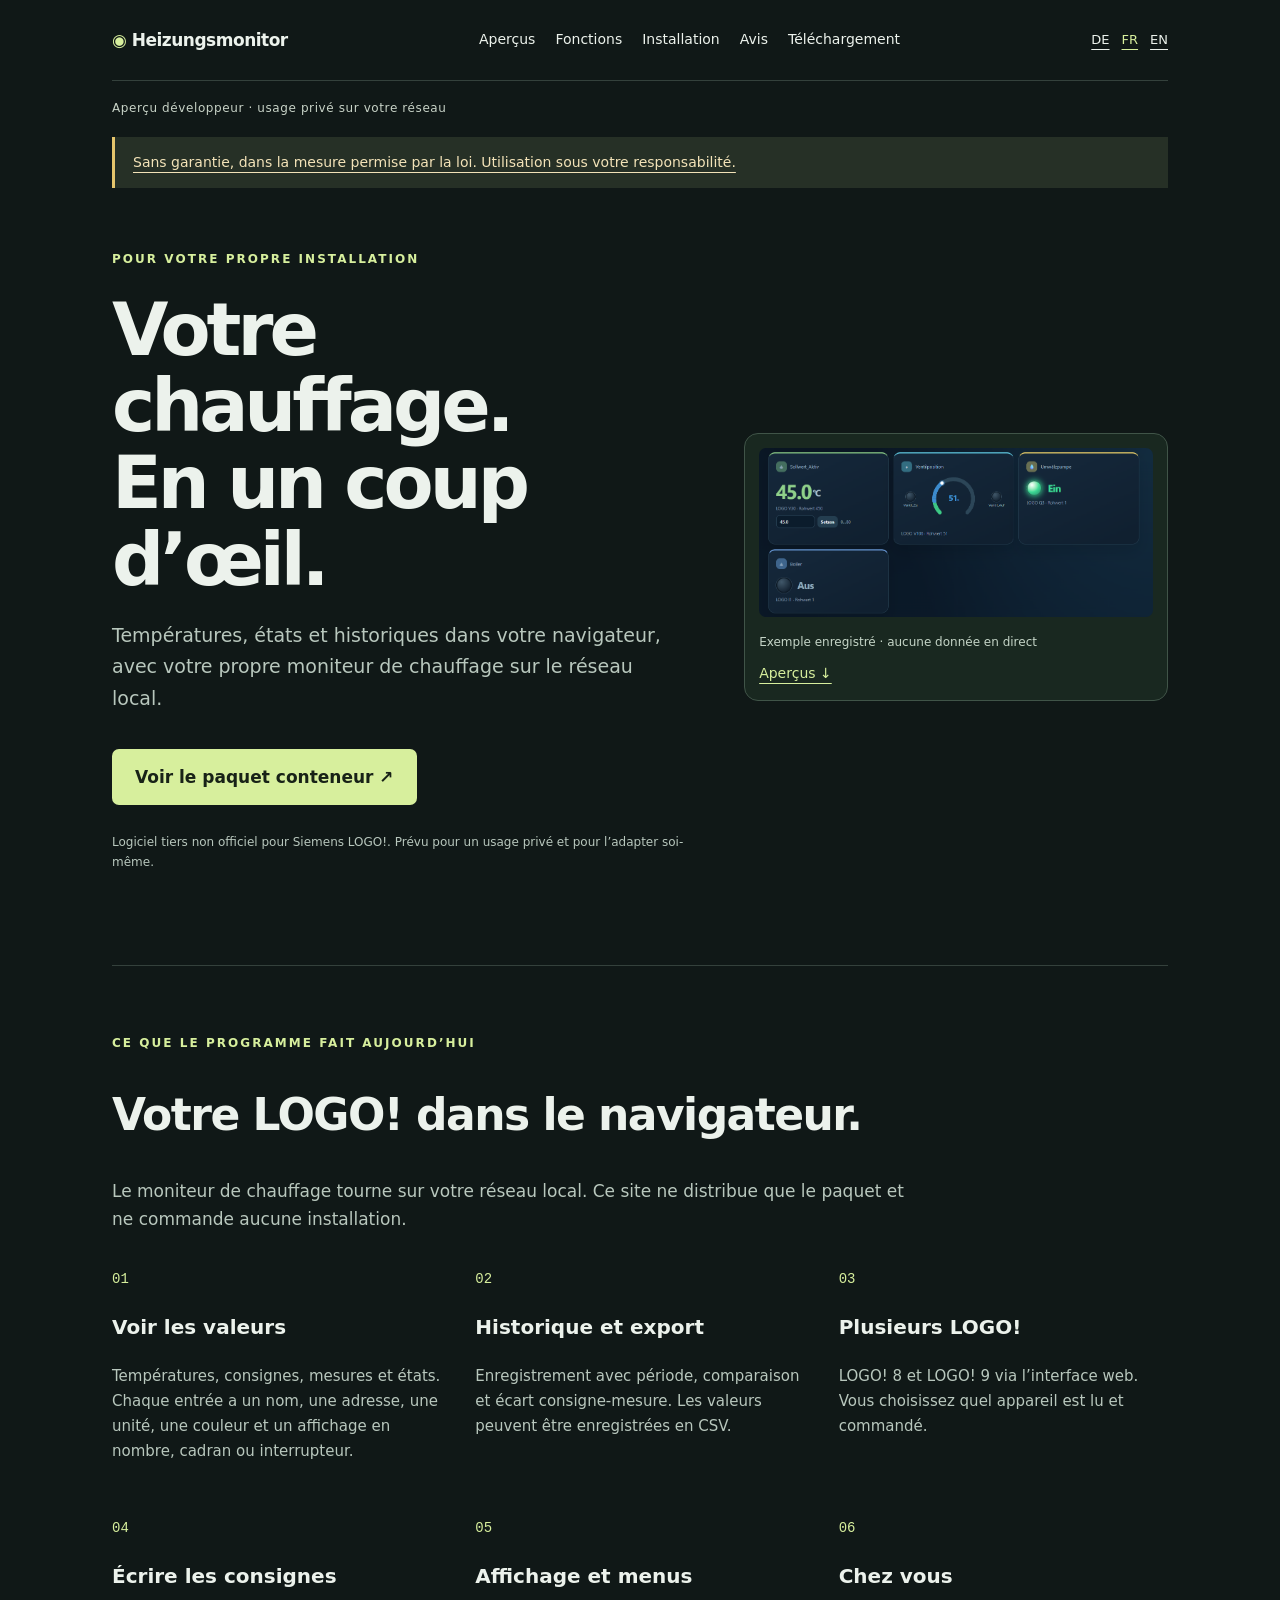
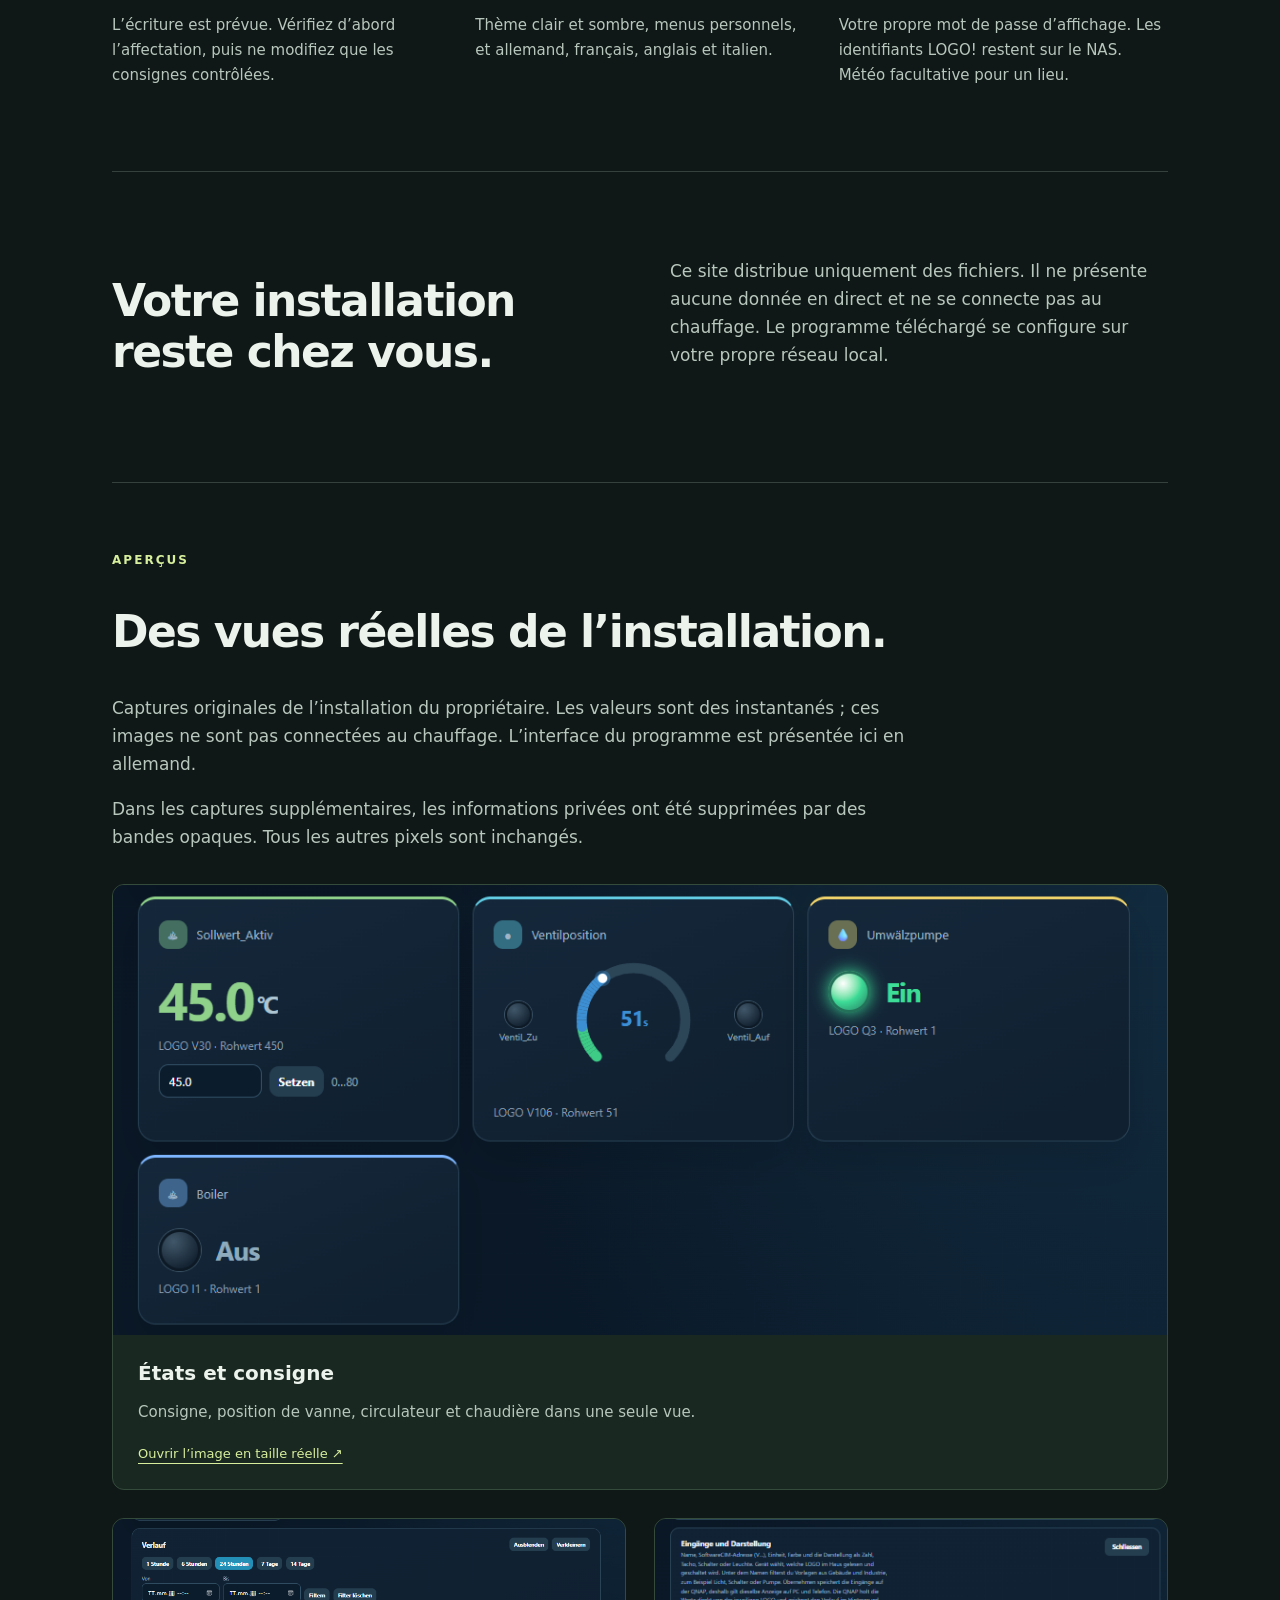
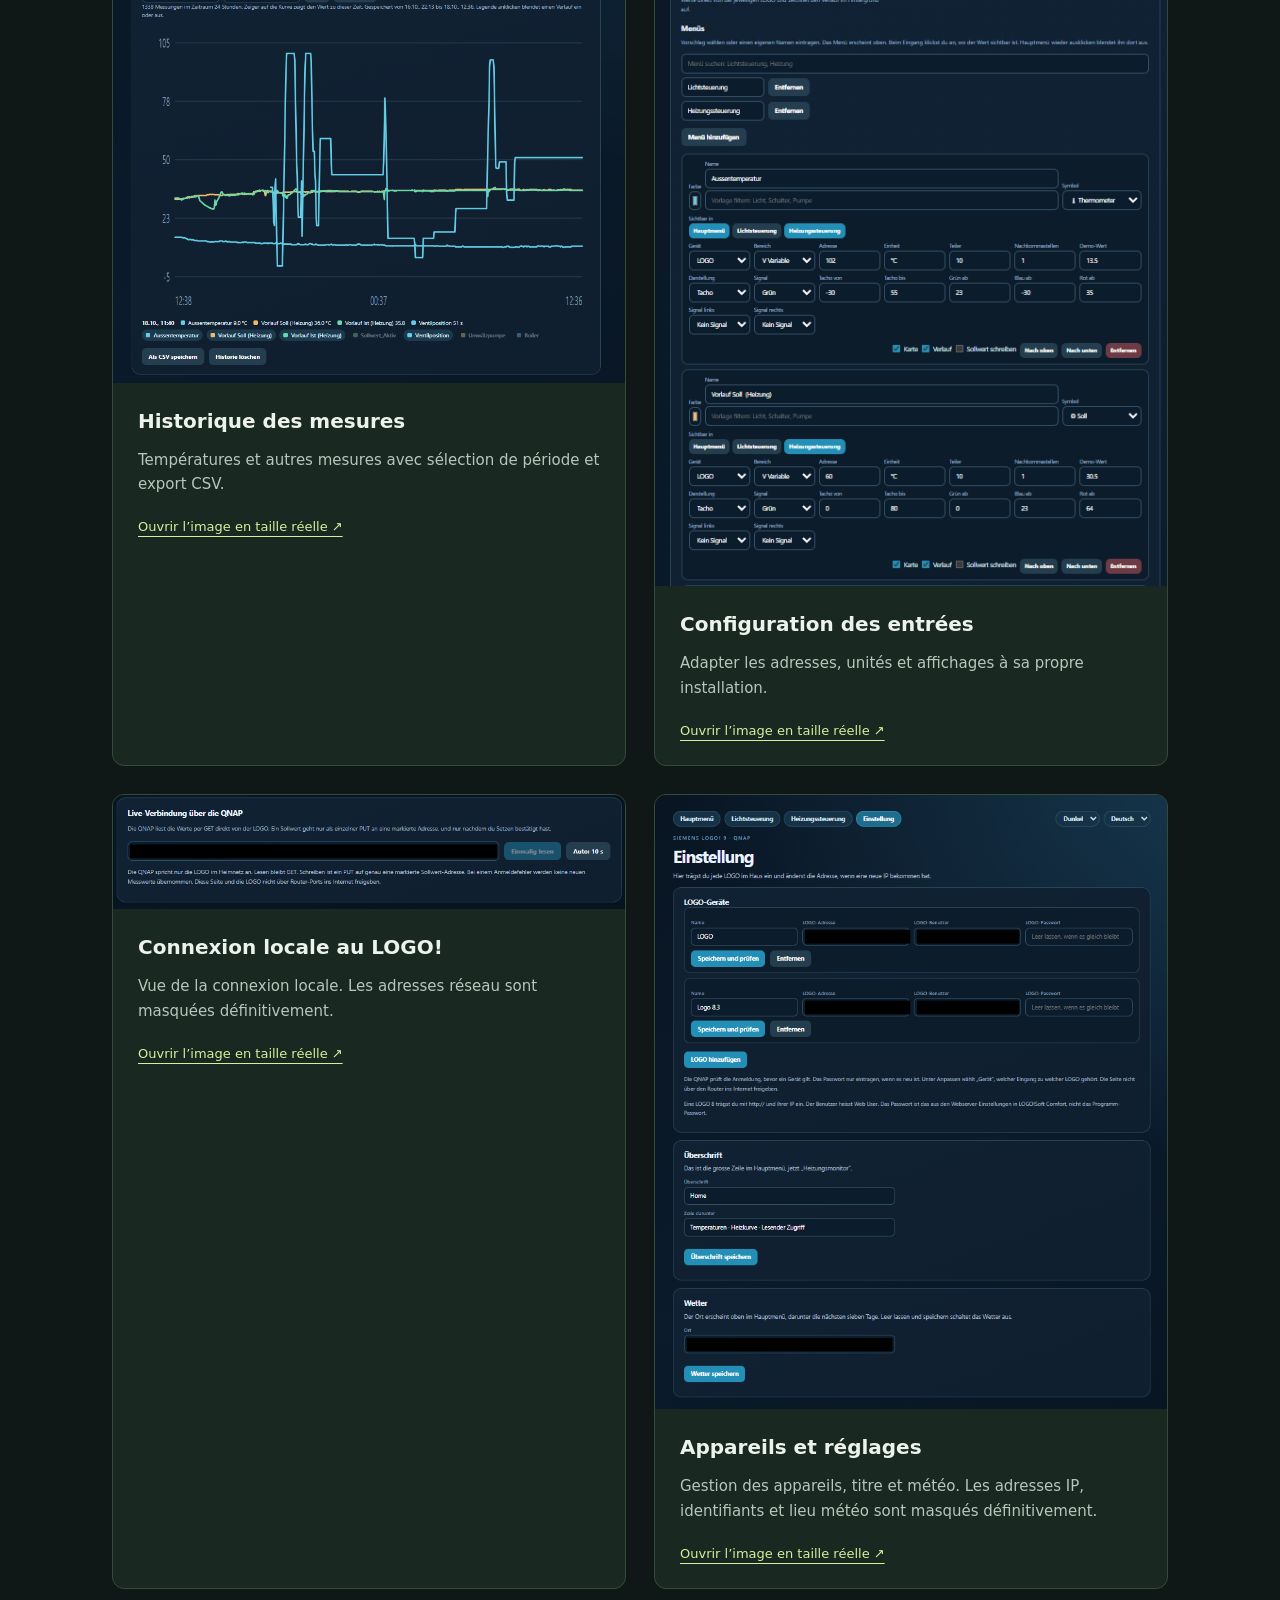
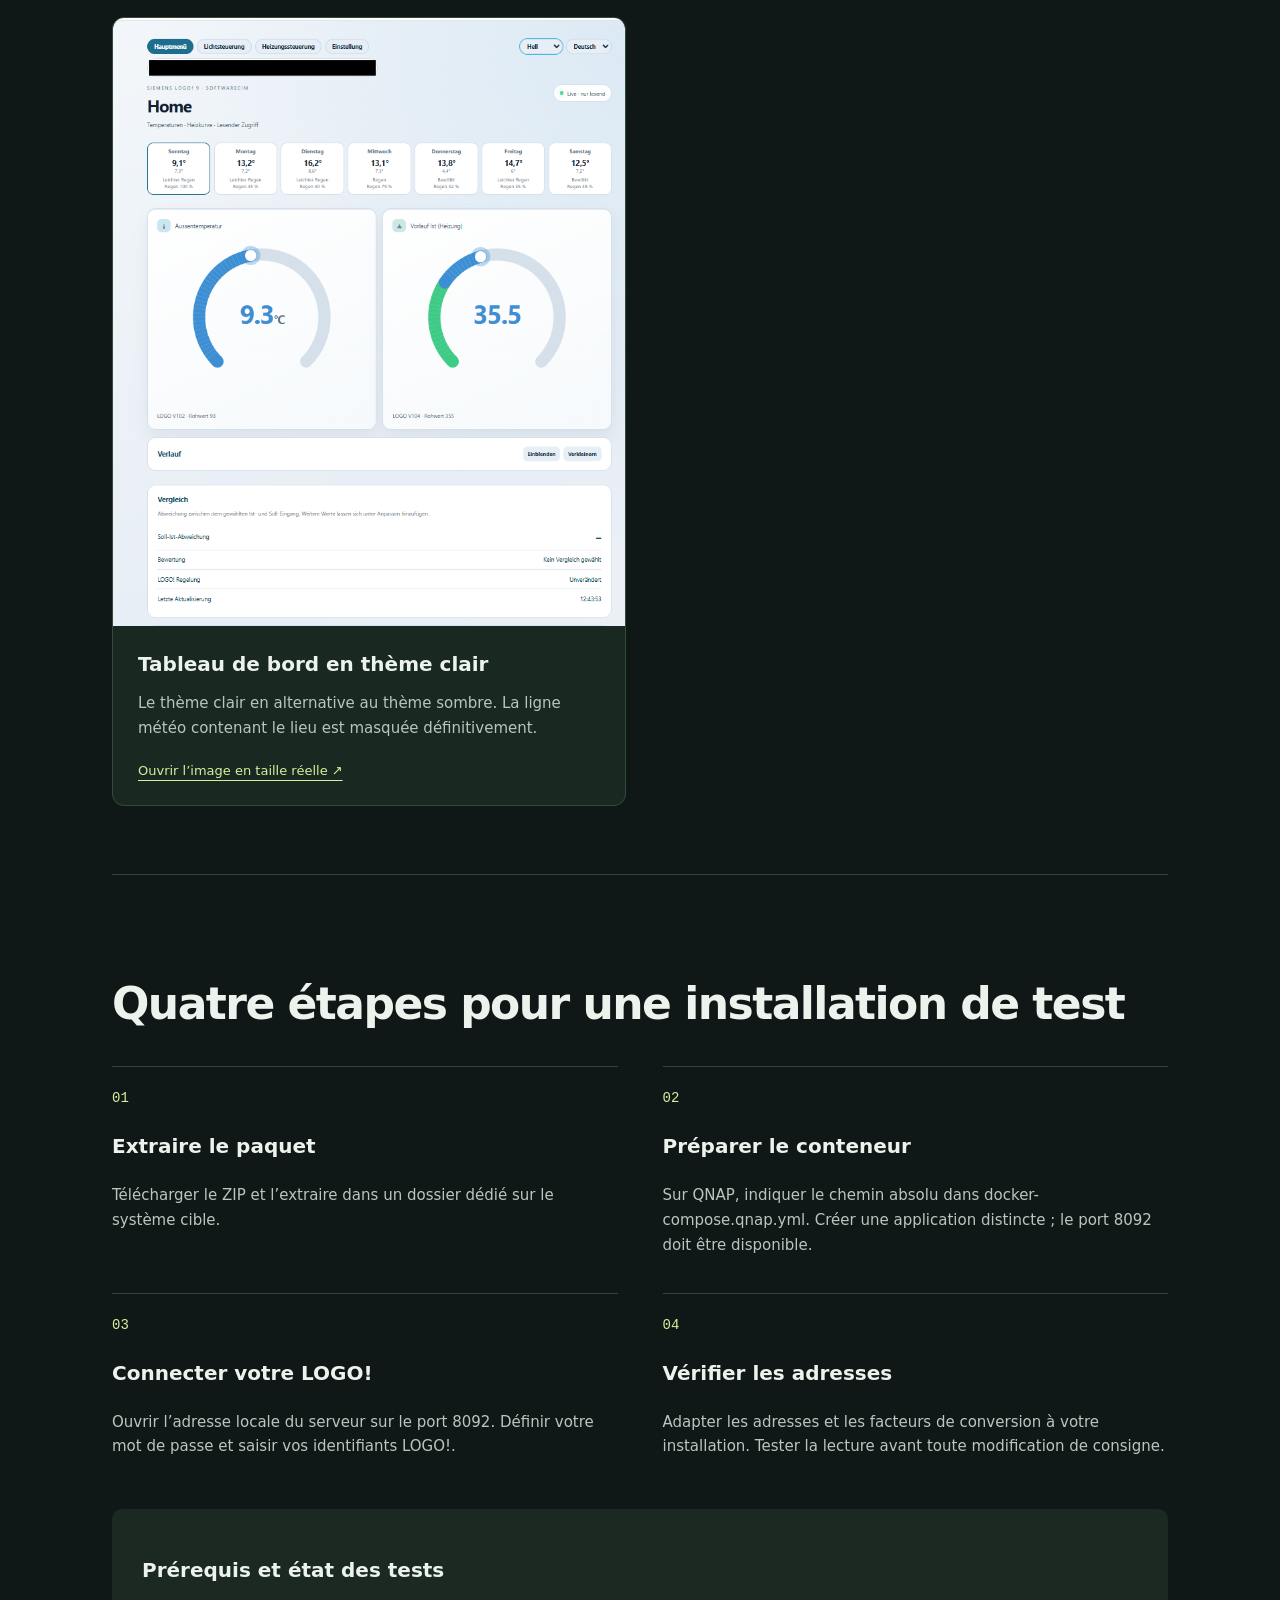
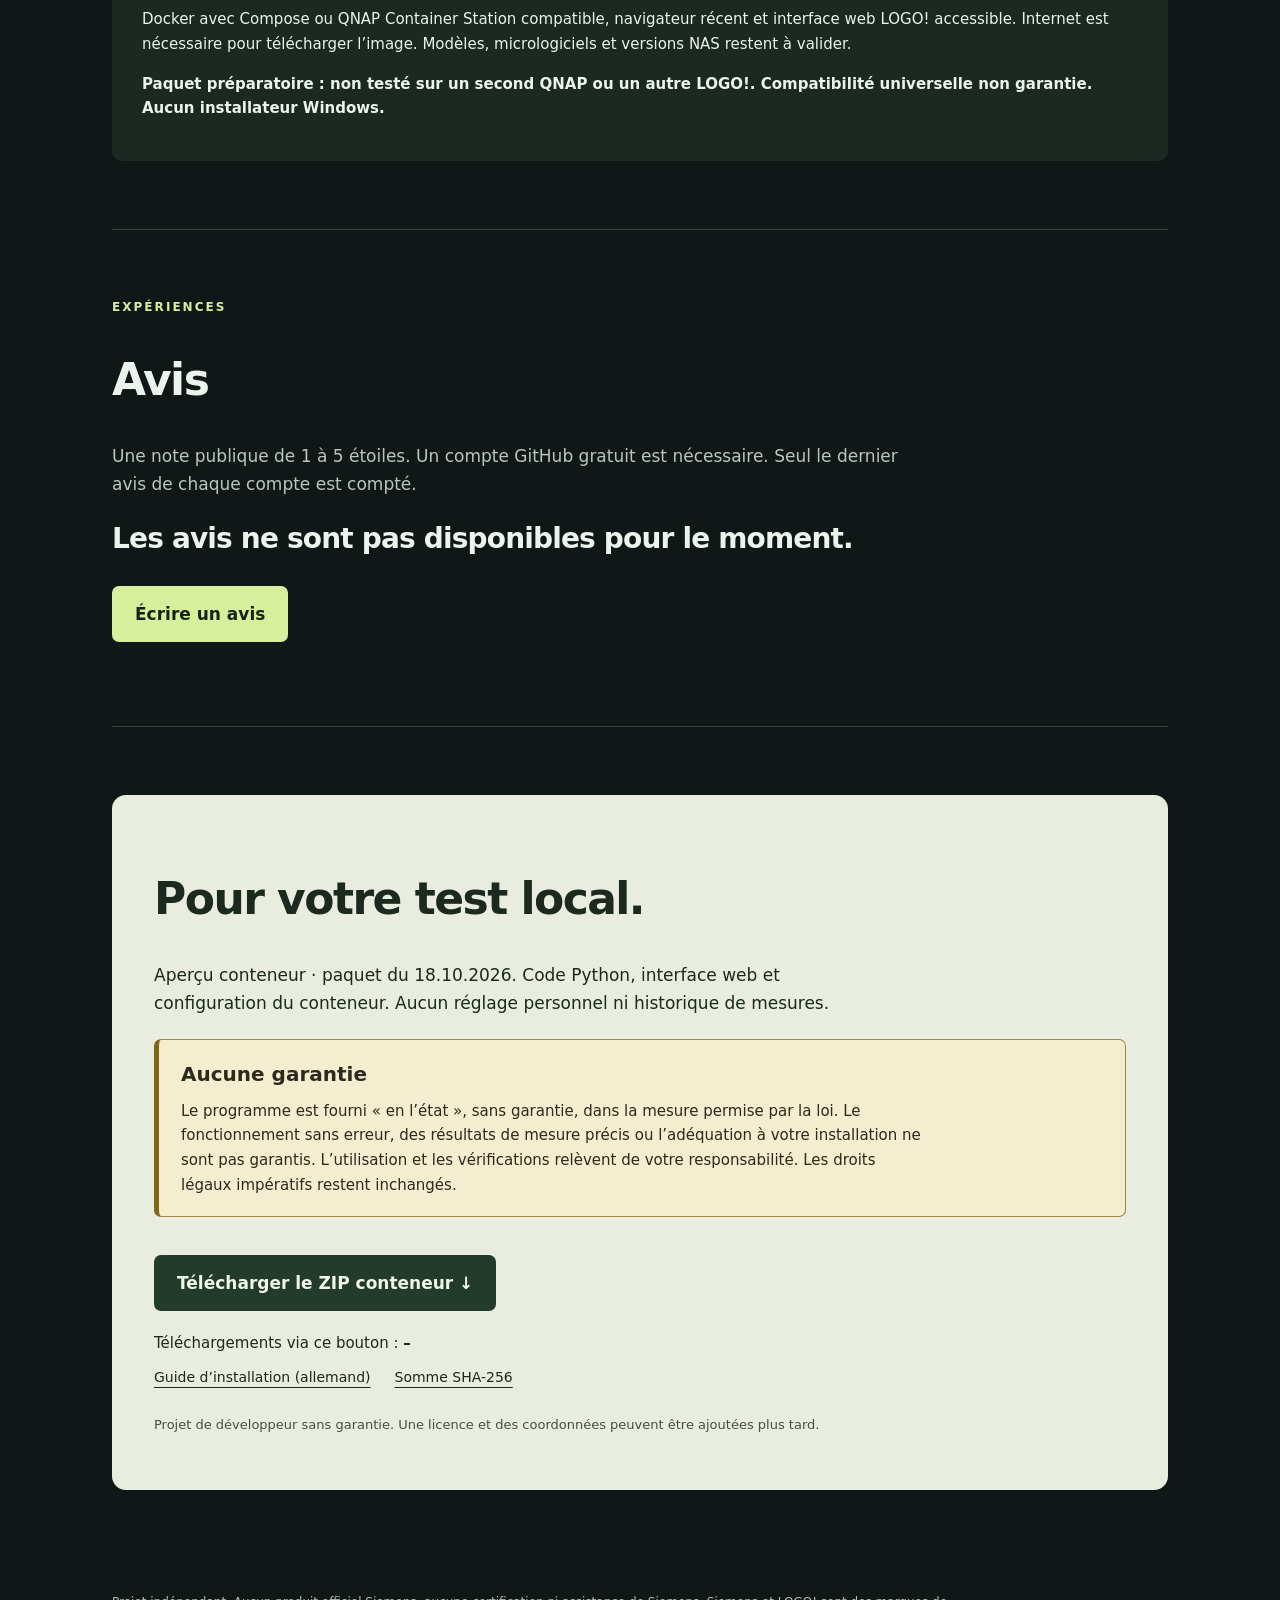
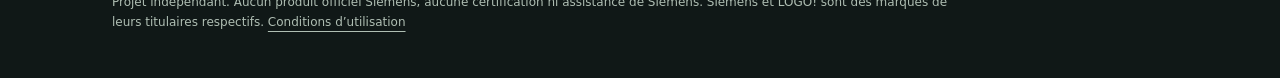
<file: fr.html>
<!doctype html><html lang="fr"><head><meta charset="utf-8"><meta name="viewport" content="width=device-width,initial-scale=1"><meta name="description" content="Températures, états et historiques dans votre navigateur, avec votre propre moniteur de chauffage sur le réseau local."><title>Heizungsmonitor — Français</title><link rel="stylesheet" href="style.css?v=ratings1"></head><body><div class="wrap"><header><a class="brand" href="fr.html"><span>◉</span> Heizungsmonitor</a><nav><a href="#screenshots">Aperçus</a><a href="#features">Fonctions</a><a href="#installation">Installation</a><a href="#reviews">Avis</a><a href="#download">Téléchargement</a></nav><div class="languages"><a href="index.html" lang="de" hreflang="de" >DE</a><a href="fr.html" lang="fr" hreflang="fr" aria-current="page">FR</a><a href="en.html" lang="en" hreflang="en" >EN</a></div></header><div class="draft">Aperçu développeur · usage privé sur votre réseau</div><main><p class="usage-banner"><a href="#usage-notice">Sans garantie, dans la mesure permise par la loi. Utilisation sous votre responsabilité.</a></p><section class="hero"><div><div class="tag">POUR VOTRE PROPRE INSTALLATION</div><h1>Votre chauffage.<br>En un coup d’œil.</h1><p class="lead">Températures, états et historiques dans votre navigateur, avec votre propre moniteur de chauffage sur le réseau local.</p><a class="button" href="#download">Voir le paquet conteneur ↗</a><p class="note">Logiciel tiers non officiel pour Siemens LOGO!. Prévu pour un usage privé et pour l’adapter soi-même.</p></div><aside class="photo-preview"><a href="#screenshots"><img src="images/anlagenzustand.png" width="1105" height="472" alt="États et consigne"></a><p>Exemple enregistré · aucune donnée en direct</p><a href="#screenshots">Aperçus ↓</a></aside></section><section class="section" id="features"><div class="tag">CE QUE LE PROGRAMME FAIT AUJOURD’HUI</div><h2>Votre LOGO! dans le navigateur.</h2><p class="gallery-intro">Le moniteur de chauffage tourne sur votre réseau local. Ce site ne distribue que le paquet et ne commande aucune installation.</p><div class="features"><article><span class="number">01</span><h3>Voir les valeurs</h3><p>Températures, consignes, mesures et états. Chaque entrée a un nom, une adresse, une unité, une couleur et un affichage en nombre, cadran ou interrupteur.</p></article><article><span class="number">02</span><h3>Historique et export</h3><p>Enregistrement avec période, comparaison et écart consigne-mesure. Les valeurs peuvent être enregistrées en CSV.</p></article><article><span class="number">03</span><h3>Plusieurs LOGO!</h3><p>LOGO! 8 et LOGO! 9 via l’interface web. Vous choisissez quel appareil est lu et commandé.</p></article><article><span class="number">04</span><h3>Écrire les consignes</h3><p>L’écriture est prévue. Vérifiez d’abord l’affectation, puis ne modifiez que les consignes contrôlées.</p></article><article><span class="number">05</span><h3>Affichage et menus</h3><p>Thème clair et sombre, menus personnels, et allemand, français, anglais et italien.</p></article><article><span class="number">06</span><h3>Chez vous</h3><p>Votre propre mot de passe d’affichage. Les identifiants LOGO! restent sur le NAS. Météo facultative pour un lieu.</p></article></div></section><section class="section split"><h2>Votre installation reste chez vous.</h2><p>Ce site distribue uniquement des fichiers. Il ne présente aucune donnée en direct et ne se connecte pas au chauffage. Le programme téléchargé se configure sur votre propre réseau local.</p></section><section class="section" id="screenshots"><div class="tag">APERÇUS</div><h2>Des vues réelles de l’installation.</h2><p class="gallery-intro">Captures originales de l’installation du propriétaire. Les valeurs sont des instantanés ; ces images ne sont pas connectées au chauffage. L’interface du programme est présentée ici en allemand.</p><p class="gallery-intro">Dans les captures supplémentaires, les informations privées ont été supprimées par des bandes opaques. Tous les autres pixels sont inchangés.</p><div class="screenshot-grid"><figure><a class="screenshot-link" href="images/anlagenzustand.png" target="_blank" rel="noopener" aria-label="Ouvrir l’image en taille réelle: États et consigne"><img src="images/anlagenzustand.png" alt="États et consigne" loading="lazy"></a><figcaption><h3>États et consigne</h3><p>Consigne, position de vanne, circulateur et chaudière dans une seule vue.</p><a href="images/anlagenzustand.png" target="_blank" rel="noopener">Ouvrir l’image en taille réelle ↗</a></figcaption></figure><figure><a class="screenshot-link" href="images/verlauf.png" target="_blank" rel="noopener" aria-label="Ouvrir l’image en taille réelle: Historique des mesures"><img src="images/verlauf.png" alt="Historique des mesures" loading="lazy"></a><figcaption><h3>Historique des mesures</h3><p>Températures et autres mesures avec sélection de période et export CSV.</p><a href="images/verlauf.png" target="_blank" rel="noopener">Ouvrir l’image en taille réelle ↗</a></figcaption></figure><figure><a class="screenshot-link" href="images/konfiguration.png" target="_blank" rel="noopener" aria-label="Ouvrir l’image en taille réelle: Configuration des entrées"><img src="images/konfiguration.png" alt="Configuration des entrées" loading="lazy"></a><figcaption><h3>Configuration des entrées</h3><p>Adapter les adresses, unités et affichages à sa propre installation.</p><a href="images/konfiguration.png" target="_blank" rel="noopener">Ouvrir l’image en taille réelle ↗</a></figcaption></figure><figure><a class="screenshot-link" href="images/verbindung-geschwaerzt.png" target="_blank" rel="noopener" aria-label="Ouvrir l’image en taille réelle: Connexion locale au LOGO!"><img src="images/verbindung-geschwaerzt.png" alt="Connexion locale au LOGO!" loading="lazy"></a><figcaption><h3>Connexion locale au LOGO!</h3><p>Vue de la connexion locale. Les adresses réseau sont masquées définitivement.</p><a href="images/verbindung-geschwaerzt.png" target="_blank" rel="noopener">Ouvrir l’image en taille réelle ↗</a></figcaption></figure><figure><a class="screenshot-link" href="images/einstellungen-geschwaerzt.png" target="_blank" rel="noopener" aria-label="Ouvrir l’image en taille réelle: Appareils et réglages"><img src="images/einstellungen-geschwaerzt.png" alt="Appareils et réglages" loading="lazy"></a><figcaption><h3>Appareils et réglages</h3><p>Gestion des appareils, titre et météo. Les adresses IP, identifiants et lieu météo sont masqués définitivement.</p><a href="images/einstellungen-geschwaerzt.png" target="_blank" rel="noopener">Ouvrir l’image en taille réelle ↗</a></figcaption></figure><figure><a class="screenshot-link" href="images/helle-ansicht-geschwaerzt.png" target="_blank" rel="noopener" aria-label="Ouvrir l’image en taille réelle: Tableau de bord en thème clair"><img src="images/helle-ansicht-geschwaerzt.png" alt="Tableau de bord en thème clair" loading="lazy"></a><figcaption><h3>Tableau de bord en thème clair</h3><p>Le thème clair en alternative au thème sombre. La ligne météo contenant le lieu est masquée définitivement.</p><a href="images/helle-ansicht-geschwaerzt.png" target="_blank" rel="noopener">Ouvrir l’image en taille réelle ↗</a></figcaption></figure></div></section><section class="section" id="installation"><h2>Quatre étapes pour une installation de test</h2><ol class="steps"><li><h3>Extraire le paquet</h3><p>Télécharger le ZIP et l’extraire dans un dossier dédié sur le système cible.</p></li><li><h3>Préparer le conteneur</h3><p>Sur QNAP, indiquer le chemin absolu dans docker-compose.qnap.yml. Créer une application distincte ; le port 8092 doit être disponible.</p></li><li><h3>Connecter votre LOGO!</h3><p>Ouvrir l’adresse locale du serveur sur le port 8092. Définir votre mot de passe et saisir vos identifiants LOGO!.</p></li><li><h3>Vérifier les adresses</h3><p>Adapter les adresses et les facteurs de conversion à votre installation. Tester la lecture avant toute modification de consigne.</p></li></ol><aside class="requirements"><h3>Prérequis et état des tests</h3><p>Docker avec Compose ou QNAP Container Station compatible, navigateur récent et interface web LOGO! accessible. Internet est nécessaire pour télécharger l’image. Modèles, micrologiciels et versions NAS restent à valider.</p><p><strong>Paquet préparatoire : non testé sur un second QNAP ou un autre LOGO!. Compatibilité universelle non garantie. Aucun installateur Windows.</strong></p></aside></section><section class="section" id="reviews" data-empty="Pas encore d’avis." data-error="Les avis ne sont pas disponibles pour le moment." data-stars=" / 5" data-decimal="," data-one="avis" data-many="avis" data-open="Ouvrir sur GitHub"><div class="tag">EXPÉRIENCES</div><h2>Avis</h2><p class="gallery-intro">Une note publique de 1 à 5 étoiles. Un compte GitHub gratuit est nécessaire. Seul le dernier avis de chaque compte est compté.</p><p class="review-summary"><strong data-average>…</strong><span data-review-count></span></p><div class="reviews" data-review-list></div><a class="button" href="https://github.com/celo39/heizungsmonitor/issues/new?template=bewertung.yml">Écrire un avis</a></section><section class="section" id="download"><div class="download"><h2>Pour votre test local.</h2><p>Aperçu conteneur · paquet du 18.10.2026. Code Python, interface web et configuration du conteneur. Aucun réglage personnel ni historique de mesures.</p><aside class="usage-notice" id="usage-notice"><h3>Aucune garantie</h3><p>Le programme est fourni « en l’état », sans garantie, dans la mesure permise par la loi. Le fonctionnement sans erreur, des résultats de mesure précis ou l’adéquation à votre installation ne sont pas garantis. L’utilisation et les vérifications relèvent de votre responsabilité. Les droits légaux impératifs restent inchangés.</p></aside><a class="button" href="https://github.com/celo39/heizungsmonitor/releases/download/v2026-10-18/heizungsmonitor-container-vorschau-2026-10-18.zip">Télécharger le ZIP conteneur ↓</a><p class="download-count">Téléchargements via ce bouton : <strong data-downloads>…</strong></p><div class="links"><a href="downloads/ANLEITUNG-DE.txt">Guide d’installation (allemand)</a><a href="downloads/SHA256SUMS.txt">Somme SHA-256</a></div><p class="fine">Projet de développeur sans garantie. Une licence et des coordonnées peuvent être ajoutées plus tard.</p></div></section></main><footer>Projet indépendant. Aucun produit officiel Siemens, aucune certification ni assistance de Siemens. Siemens et LOGO! sont des marques de leurs titulaires respectifs. <a href="#usage-notice">Conditions d’utilisation</a></footer></div><script src="site.js?v=1"></script></body></html>
</file>
<file: style.css>
*{box-sizing:border-box}html{scroll-behavior:smooth}body{margin:0;background:#101817;color:#ecf2ec;font:17px/1.65 system-ui,sans-serif}a{color:inherit;text-underline-offset:5px}a:focus-visible{outline:3px solid #d7ef9d;outline-offset:6px}.wrap{max-width:1120px;margin:auto;padding:0 32px}header{display:flex;align-items:center;justify-content:space-between;padding:26px 0;border-bottom:1px solid #34413c;gap:20px}.brand{font-weight:750;letter-spacing:-.5px;text-decoration:none}.brand span{color:#d7ef9d}nav{display:flex;gap:20px;flex-wrap:wrap}nav a{text-decoration:none;font-size:14px}.languages{display:flex;gap:12px}.languages a{font-size:13px}.languages [aria-current]{color:#d7ef9d}.draft{font-size:12px;letter-spacing:.05em;color:#c8d3c7;padding:18px 0}.hero{padding:62px 0 80px;display:grid;grid-template-columns:1.35fr 1fr;gap:60px;align-items:center}.tag{font-size:12px;letter-spacing:.17em;color:#d7ef9d;font-weight:650}h1{font-size:clamp(44px,5.7vw,76px);line-height:1.05;letter-spacing:-.055em;font-weight:600;margin:22px 0}h2{font-size:clamp(29px,4vw,44px);line-height:1.15;letter-spacing:-.035em;font-weight:550}h3{font-size:20px;font-weight:600}.lead{font-size:19px;color:#b8c7bd;max-width:560px}.button{display:inline-block;background:#d7ef9d;color:#182217;padding:14px 23px;border-radius:7px;text-decoration:none;font-weight:650;margin:16px 0}.note{font-size:12px;color:#b8c7bd}.art{min-height:310px;border-radius:160px 160px 16px 16px;background:#23372b;padding:38px 28px;display:flex;align-items:center;justify-content:center;flex-direction:column;text-align:center;border:1px solid #4a6049}.symbol{font-size:82px;line-height:1.2;color:#d7ef9d;margin:18px}.art p{font-size:14px;color:#dce8ce}.art small{font-size:12px;color:#b8c7bd}.section{padding:68px 0;border-top:1px solid #34413c}.features{display:grid;grid-template-columns:repeat(3,1fr);gap:34px;margin-top:30px}.features p,.steps p{color:#b8c7bd;font-size:15px}.number{color:#d7ef9d;font:14px monospace}.split{display:grid;grid-template-columns:1fr 1fr;gap:60px;align-items:start}.split p{color:#b8c7bd}.steps{display:grid;grid-template-columns:1fr 1fr;gap:20px 45px;list-style:none;padding:0;counter-reset:steps}.steps li{border-top:1px solid #34413c;padding-top:15px;counter-increment:steps}.steps li:before{content:'0' counter(steps);color:#d7ef9d;font:14px monospace}.requirements{padding:25px 30px;background:#1c2923;border-radius:10px;margin-top:35px}.requirements p{font-size:15px}.download{background:#e8eddf;color:#1b291e;padding:42px;border-radius:14px}.download .button{background:#233b2b;color:#eff6e8}.download p{max-width:740px}.links{display:flex;gap:24px;flex-wrap:wrap;font-size:14px;margin:10px 0 25px}.fine{font-size:13px;opacity:.8}footer{padding:35px 0 45px;color:#afbeb3;font-size:12px;max-width:850px}@media(max-width:760px){.wrap{padding:0 22px}header{flex-wrap:wrap}header nav{order:3;width:100%}.hero,.split{grid-template-columns:1fr;gap:28px}.hero{padding:32px 0 48px}.art{min-height:230px;border-radius:100px 100px 12px 12px}.features,.steps{grid-template-columns:1fr}.section{padding:40px 0}.download{padding:26px}.symbol{font-size:58px}h1{font-size:52px}}@media(prefers-reduced-motion:reduce){html{scroll-behavior:auto}}
.photo-preview{background:#192820;border:1px solid #405448;border-radius:14px;padding:14px;min-width:0}.photo-preview img{display:block;width:100%;height:auto;border-radius:7px}.photo-preview p{font-size:12px;color:#c5d5c7;margin:16px 0 6px}.photo-preview>a:last-child{font-size:14px;color:#d7ef9d}.gallery-intro{max-width:800px;color:#b8c7bd}.screenshot-grid{display:grid;grid-template-columns:1fr 1fr;gap:28px;margin-top:32px}.screenshot-grid figure{margin:0;background:#192820;border:1px solid #344b3c;border-radius:12px;overflow:hidden;min-width:0}.screenshot-grid figure:first-child{grid-column:1/-1}.screenshot-link{display:block;background:#091926}.screenshot-grid img{display:block;width:100%;height:auto}.screenshot-grid figcaption{padding:22px 25px}.screenshot-grid h3{margin:0 0 10px}.screenshot-grid p{font-size:15px;color:#b8c7bd;margin:0 0 14px}.screenshot-grid figcaption a{font-size:13px;color:#d7ef9d}@media(max-width:760px){.screenshot-grid{grid-template-columns:1fr}.screenshot-grid figcaption{padding:18px}.photo-preview{max-width:100%}}

.usage-banner{margin:0;padding:14px 18px;border-left:3px solid #e5c56c;background:#263026;color:#f3e3b8;font-size:14px}.usage-notice{border:1px solid #a08843;border-left:5px solid #826518;background:#f5edcf;padding:18px 22px;border-radius:7px;margin:22px 0;color:#2c291d}.usage-notice h3{margin:0 0 8px}.usage-notice p{font-size:15px;margin:0}#usage-notice{scroll-margin-top:24px}
.download-count{font-size:15px;margin:4px 0 0}.review-summary{font-size:28px;letter-spacing:-.03em;margin:18px 0 0}.review-summary span{display:block;font-size:14px;color:#b8c7bd;letter-spacing:0}.reviews{display:grid;gap:0;margin-top:8px}.review{border-top:1px solid #34413c;padding:16px 0}.review .meta{color:#d7ef9d;font-size:14px}.review p{color:#b8c7bd;font-size:15px;margin:8px 0}.review a{font-size:13px;color:#d7ef9d}
</file>
